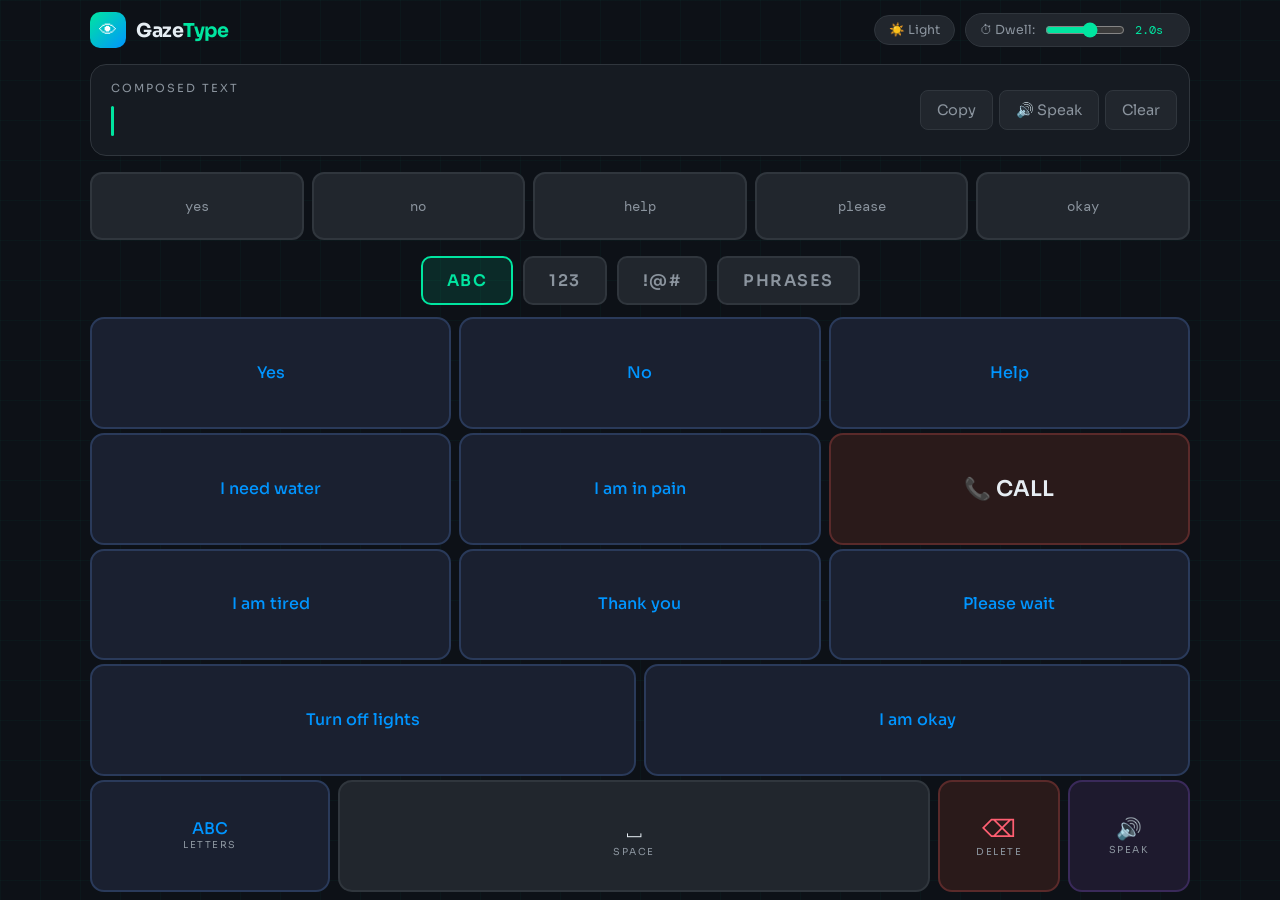
<file: assistive-features/virtual-keyboard/index.html>
<!DOCTYPE html>
<html lang="en">
<head>
<meta charset="UTF-8">
<meta name="viewport" content="width=device-width, initial-scale=1.0">
<title>GazeType — Accessible Eye Gaze Keyboard</title>
<style>
  @import url('https://fonts.googleapis.com/css2?family=DM+Mono:wght@400;500&family=Sora:wght@300;400;600;700&display=swap');

  :root {
    --bg: #0d1117;
    --surface: #161b22;
    --surface2: #21262d;
    --border: #30363d;
    --accent: #00e5a0;
    --accent2: #0095ff;
    --danger: #ff5f72;
    --text: #e6edf3;
    --text-dim: #8b949e;
    --key-bg: #1c2128;
    --key-hover: #2d333b;
    --key-active: #00e5a0;
    --dwell-time: 1200ms;
    --key-radius: 14px;
    --glow: 0 0 20px rgba(0,229,160,0.3);
    --key-special-bg: #1a2030;
    --key-special-border: #2a3a5a;
    --key-action-bg: #1e1a2e;
    --key-action-border: #3a2a5a;
    --key-delete-bg: #2a1a1a;
    --key-delete-border: #5a2a2a;
  }

body.light {
    --bg: #e6dfd3; 
    --surface: #f0ebe1;
    --surface2: #ded5c5;
    --border: #c8bca7; 
    --accent: #a35638; 
    --accent2: #8a6343;
    --danger: #b34d4d; 
    --text: #4a4036; 
    --text-dim: #7d7265;
    
    --key-bg: #f0ebe1; 
    --key-hover: #e3d9c8;
    --key-special-bg: #e8e0ce;
    --key-special-border: #d1c4ae;
    --key-action-bg: #e6d8d8;
    --key-action-border: #c9a7a7;
    --key-delete-bg: #ebd4d4;
    --key-delete-border: #d4abab;
    --glow: 0 0 15px rgba(163, 86, 56, 0.15);
  }

  body.light .dwell-fill {
    background: linear-gradient(to top, rgba(163, 86, 56, 0.25), rgba(163, 86, 56, 0.05)) !important;
  }
  body.light .pred-word .dwell-fill {
    background: linear-gradient(to top, rgba(138, 99, 67, 0.25), rgba(138, 99, 67, 0.05)) !important;
  }
  body.light .dwell-outline {
    border-color: rgba(163, 86, 56, 0.6) !important;
  }
  body.light .pred-word .dwell-outline {
    border-color: rgba(138, 99, 67, 0.6) !important;
  }
  
  body.light::before {
    background-image:
      linear-gradient(rgba(163, 86, 56, 0.05) 1px, transparent 1px),
      linear-gradient(90deg, rgba(163, 86, 56, 0.05) 1px, transparent 1px);
  }

  body.light .mode-btn.active {
    background: rgba(163, 86, 56, 0.1);
  }

  body.light .key.fired {
    background: rgba(163, 86, 56, 0.15);
  }

  body.light .gaze-dot {
    background: rgba(163, 86, 56, 0.5);
    box-shadow: 0 0 12px rgba(163, 86, 56, 0.4);
  }

body {
    background: var(--bg);
    color: var(--text);
    font-family: 'Sora', sans-serif;
    height: 100vh; 
    margin: 0;
    padding: 12px 16px; 
    box-sizing: border-box;
    overflow: hidden; 
    display: flex;
    justify-content: center;
  }

  .app { 
    position: relative; 
    z-index: 1; 
    width: 100%; 
    max-width: 1100px;
    height: 100%; 
    display: flex;
    flex-direction: column;
    gap: 12px; 
  }


  header, .output-area, .prediction-bar, .mode-row {
    flex-shrink: 0;
  }


  body::before {
    content: '';
    position: fixed;
    inset: 0;
    background-image:
      linear-gradient(rgba(0,229,160,0.03) 1px, transparent 1px),
      linear-gradient(90deg, rgba(0,229,160,0.03) 1px, transparent 1px);
    background-size: 40px 40px;
    pointer-events: none;
    z-index: 0;
  }

  

  /* Header */
  header {
    display: flex;
    align-items: center;
    justify-content: space-between;
    margin-bottom: 4px;
  }

  .logo {
    display: flex;
    align-items: center;
    gap: 10px;
  }

  .logo-icon {
    width: 36px;
    height: 36px;
    border-radius: 10px;
    background: linear-gradient(135deg, var(--accent), var(--accent2));
    display: flex;
    align-items: center;
    justify-content: center;
    font-size: 18px;
    color: white;
  }

  .logo-text {
    font-size: 1.2rem;
    font-weight: 700;
    letter-spacing: -0.5px;
  }

  .logo-text span { color: var(--accent); }

  .settings-row {
    display: flex;
    gap: 10px;
    align-items: center;
  }

  .pill-btn {
    background: var(--surface2);
    border: 1px solid var(--border);
    color: var(--text-dim);
    border-radius: 20px;
    padding: 6px 14px;
    font-family: 'Sora', sans-serif;
    font-size: 0.78rem;
    cursor: pointer;
    transition: all 0.2s;
  }

  .pill-btn:hover, .pill-btn.active {
    border-color: var(--accent);
    color: var(--accent);
  }

  /* Dwell time slider */
  .dwell-control {
    display: flex;
    align-items: center;
    gap: 8px;
    background: var(--surface2);
    border: 1px solid var(--border);
    border-radius: 20px;
    padding: 6px 14px;
    font-size: 0.78rem;
    color: var(--text-dim);
  }

  .dwell-control input[type=range] {
    width: 80px;
    accent-color: var(--accent);
  }

  .dwell-control span { color: var(--accent); font-family: 'DM Mono', monospace; min-width: 40px; }

  /* Text output display */
  .output-area {
    background: var(--surface);
    border: 1px solid var(--border);
    border-radius: 16px;
    padding: 16px 20px;
    min-height: 30px;
    display: flex;
    flex-direction: column;
    gap: 8px;
    position: relative;
    overflow: hidden;
  }

  .output-label {
    font-size: 0.7rem;
    text-transform: uppercase;
    letter-spacing: 2px;
    color: var(--text-dim);
  }

  .output-text {
    font-family: 'DM Mono', monospace;
    font-size: 1.4rem;
    letter-spacing: 1px;
    color: var(--text);
    min-height: 36px;
    word-break: break-all;
    display: flex;
    align-items: center;
    flex-wrap: wrap;
    gap: 2px;
  }

  .cursor {
    display: inline-block;
    width: 3px;
    height: 1.3em;
    background: var(--accent);
    border-radius: 2px;
    animation: blink 1s step-end infinite;
    flex-shrink: 0;
  }

  @keyframes blink { 0%,100%{opacity:1} 50%{opacity:0} }

  .output-actions {
    position: absolute;
    right: 12px;
    top: 50%;
    transform: translateY(-50%);
    display: flex;
    gap: 6px;
  }

  .action-btn {
    background: var(--surface2);
    border: 1px solid var(--border);
    color: var(--text-dim);
    border-radius: 8px;
    padding: 10px 16px;
    font-size: 0.9rem;
    font-family: 'Sora', sans-serif;
    cursor: pointer;
    transition: all 0.2s;
  }

  .action-btn:hover { border-color: var(--accent); color: var(--accent); }
  .action-btn.danger:hover { border-color: var(--danger); color: var(--danger); }


  .keyboard {
    flex: 1; 
    display: flex;
    flex-direction: column;
    gap: 8px; 
    min-height: 0; 
  }

  /* Keyboard row */
  .key-row {
    flex: 1; 
    display: flex;
    gap: 8px; 
    justify-content: center;
  }


  .key {
    position: relative;
    background: var(--key-bg);
    border: 2px solid var(--border);
    border-radius: var(--key-radius);
    display: flex;
    flex-direction: column;
    align-items: center;
    justify-content: center;
    cursor: pointer;
    user-select: none;
    transition: border-color 0.15s, background 0.15s, transform 0.1s;
    overflow: hidden;
    height: 100%; /* Replaced height: 72px so it scales dynamically */
    flex: 1;
    min-width: 64px;
    gap: 2px;
  }

  .key.wide { flex: 2; }
  .key.extra-wide { flex: 3; }
  .key.space-key { flex: 5; }

  .key-label {
    font-size: 1.35rem;
    font-weight: 600;
    line-height: 1;
    z-index: 1;
    pointer-events: none;
  }

  .key-sub {
    font-size: 0.6rem;
    color: var(--text-dim);
    text-transform: uppercase;
    letter-spacing: 1.5px;
    z-index: 1;
    pointer-events: none;
  }

  .key-icon {
    font-size: 1.5rem;
    z-index: 1;
    pointer-events: none;
  }

  /* Dwell progress ring */
  .dwell-ring {
    position: absolute;
    inset: 0;
    border-radius: calc(var(--key-radius) - 2px);
    pointer-events: none;
    overflow: hidden;
  }

  .dwell-fill {
    position: absolute;
    bottom: 0;
    left: 0;
    right: 0;
    height: 0%;
    background: linear-gradient(to top, rgba(0,229,160,0.25), rgba(0,229,160,0.05));
    transition: height linear;
    border-radius: 0 0 calc(var(--key-radius) - 2px) calc(var(--key-radius) - 2px);
  }

  .dwell-outline {
    position: absolute;
    inset: 0;
    border: 3px solid var(--accent);
    border-radius: calc(var(--key-radius) - 2px);
    opacity: 0;
    box-shadow: var(--glow);
    transition: opacity 0.15s;
  }

  /* Hover state */
  .key:hover {
    border-color: var(--accent);
    background: var(--key-hover);
  }

  .key:hover .dwell-outline { opacity: 0.6; }

  /* Active state */
  .key.dwelling .dwell-outline { opacity: 1; }

  /* Fired state */
  .key.fired {
    background: rgba(0,229,160,0.15);
    border-color: var(--accent);
    transform: scale(0.96);
  }

  /* Special key variants */
  .key.key-special {
    background: var(--key-special-bg);
    border-color: var(--key-special-border);
  }

  .key.key-special .key-label { color: var(--accent2); font-size: 1rem; font-weight: 500; }

  .key.key-action {
    background: var(--key-action-bg);
    border-color: var(--key-action-border);
  }

  .key.key-action .key-icon { font-size: 1.3rem; }

  .key.key-delete {
    background: var(--key-delete-bg);
    border-color: var(--key-delete-border);
  }

  .key.key-delete:hover { border-color: var(--danger); background: rgba(255,95,114,0.1); }
  .key.key-delete:hover .dwell-outline { border-color: var(--danger); box-shadow: 0 0 20px rgba(255,95,114,0.3); }
  .key.key-delete .key-icon { color: var(--danger); }

  .key.key-space { background: var(--surface2); }

  /* Mode toggle row */
  .mode-row {
    display: flex;
    gap: 10px;
    justify-content: center;
  }

  .mode-btn {
    background: var(--surface2);
    border: 2px solid var(--border);
    border-radius: 10px;
    color: var(--text-dim);
    font-family: 'Sora', sans-serif;
    font-size: 1rem;
    font-weight: 600;
    padding: 12px 24px;
    cursor: pointer;
    transition: all 0.2s;
    text-transform: uppercase;
    letter-spacing: 1.5px;
  }

  .mode-btn.active {
    background: rgba(0,229,160,0.12);
    border-color: var(--accent);
    color: var(--accent);
  }

  /* Gaze cursor simulator */
  .gaze-dot {
    position: fixed;
    width: 16px;
    height: 16px;
    border-radius: 50%;
    background: rgba(0,229,160,0.6);
    border: 2px solid var(--accent);
    pointer-events: none;
    transform: translate(-50%, -50%);
    transition: left 0.08s ease-out, top 0.08s ease-out;
    z-index: 9999;
    box-shadow: 0 0 12px rgba(0,229,160,0.5);
    display: none;
  }

  .gaze-dot.active { display: block; }

  /* Status bar */
  .status-bar {
    display: flex;
    align-items: center;
    justify-content: space-between;
    padding: 8px 12px;
    background: var(--surface);
    border: 1px solid var(--border);
    border-radius: 10px;
    font-size: 0.72rem;
    color: var(--text-dim);
  }

  .status-indicator {
    display: flex;
    align-items: center;
    gap: 6px;
  }

  .dot {
    width: 7px;
    height: 7px;
    border-radius: 50%;
    background: var(--accent);
    animation: pulse 2s infinite;
  }

  .dot.off { background: var(--border); animation: none; }

  @keyframes pulse {
    0%,100% { opacity: 1; transform: scale(1); }
    50% { opacity: 0.5; transform: scale(0.8); }
  }

  /* Prediction bar */
  .prediction-bar {
    display: flex;
    gap: 8px;
    padding: 4px 0;
    flex-wrap: wrap;
  }

  .pred-word {
    background: var(--surface2);
    border: 2px solid var(--border);
    border-radius: 12px;
    padding: 10px 16px;
    font-size: 0.9rem;
    font-family: 'DM Mono', monospace;
    cursor: pointer;
    color: var(--text-dim);
    transition: all 0.2s;
    position: relative;
    overflow: hidden;
    flex: 1;
    min-width: 80px;
    text-align: center;
    min-height: 44px;
    display: flex;
    align-items: center;
    justify-content: center;
  }

  .pred-word:hover, .pred-word.dwelling {
    border-color: var(--accent2);
    color: var(--accent2);
  }

  .pred-word .dwell-fill { background: linear-gradient(to top, rgba(0,149,255,0.2), rgba(0,149,255,0.05)); }
  .pred-word .dwell-outline { border-color: var(--accent2); box-shadow: 0 0 15px rgba(0,149,255,0.3); }

  /* Notification toast */
  .toast {
    position: fixed;
    bottom: 24px;
    left: 50%;
    transform: translateX(-50%) translateY(80px);
    background: var(--surface2);
    border: 1px solid var(--accent);
    border-radius: 10px;
    padding: 10px 20px;
    font-size: 0.85rem;
    color: var(--accent);
    transition: transform 0.3s ease;
    z-index: 1000;
  }

  .toast.show { transform: translateX(-50%) translateY(0); }

  /* Scan mode highlight */
  .key.scan-highlight {
    border-color: #ffcc00 !important;
    background: rgba(255, 204, 0, 0.1) !important;
  }

@media (max-width: 700px) {
    .key { min-width: 44px; height: 100%; } /* Removed hardcoded height */
    .key-label { font-size: 1.1rem; }
    .key-row { gap: 6px; }
    .keyboard { gap: 6px; }
  }
</style>
</head>
<body>
<div class="app">

  <!-- Header -->
  <header>
    <div class="logo">
      <div class="logo-icon">👁</div>
      <div class="logo-text">Gaze<span>Type</span></div>
    </div>
    <div class="settings-row">
      <button class="pill-btn" id="themeBtn" onclick="toggleTheme()">☀️ Light</button>
      <div class="dwell-control">
        ⏱ Dwell:
        <input type="range" id="dwellRange" min="600" max="3000" step="100" value="2000" oninput="updateDwell(this.value)">
        <span id="dwellLabel">2.0s</span>
      </div>
    </div>
  </header>

  <!-- Output area -->
  <div class="output-area">
    <div class="output-label">Composed text</div>
    <div class="output-text" id="outputText"><span class="cursor"></span></div>
    <div class="output-actions">
      <button class="action-btn" onclick="copyText()">Copy</button>
      <button class="action-btn" onclick="speakText()">🔊 Speak</button>
      <button class="action-btn danger" onclick="clearAll()">Clear</button>
    </div>
  </div>

  <!-- Word prediction bar -->
  <div class="prediction-bar" id="predBar">
    <div class="pred-word" data-word="">
      <span>—</span>
      <div class="dwell-ring"><div class="dwell-fill"></div><div class="dwell-outline"></div></div>
    </div>
  </div>

  <!-- Mode switcher -->
  <div class="mode-row">
    <button class="mode-btn active" onclick="switchMode('alpha')" id="mode-alpha">ABC</button>
    <button class="mode-btn" onclick="switchMode('num')" id="mode-num">123</button>
    <button class="mode-btn" onclick="switchMode('sym')" id="mode-sym">!@#</button>
    <button class="mode-btn" onclick="switchMode('phrase')" id="mode-phrase">Phrases</button>
  </div>

  <!-- Keyboard area -->
  <div class="keyboard" id="keyboard"></div>

</div>

<!-- Gaze dot -->
<div class="gaze-dot" id="gazeDot"></div>
<div class="toast" id="toast"></div>

<script>
// ── State ──────────────────────────────────────────────
let text = '';
let dwellTime = 2000;
let currentMode = 'phrase';
let gazeSimActive = true;
let scanModeActive = false;
let scanIndex = 0;
let scanTimer = null;
let caps = false;

// ── Layouts ────────────────────────────────────────────
const layouts = {
  alpha: [
    [
      {l:'Q'},{l:'W'},{l:'E'},{l:'R'},{l:'T'},{l:'Y'},{l:'U'},{l:'I'},{l:'O'},{l:'P'}
    ],
    [
      {l:'A'},{l:'S'},{l:'D'},{l:'F'},{l:'G'},{l:'H'},{l:'J'},{l:'K'},{l:'L'}
    ],
    [
      {l:'⇧', cls:'key-action', icon:true, action:'caps', sub:'Caps'},
      {l:'Z'},{l:'X'},{l:'C'},{l:'V'},{l:'B'},{l:'N'},{l:'M'},
      {l:'⌫', cls:'key-delete', icon:true, action:'delete', sub:'Delete'}
    ],
    [
      {l:'123', cls:'key-special', wide:true, action:'mode-num', sub:'Numbers'},
      {l:'⎵', cls:'key-space space-key', icon:true, action:'space', sub:'Space'},
      {l:'!@#', cls:'key-special', wide:true, action:'mode-sym', sub:'Symbols'},
      {l:'🔊', cls:'key-action', icon:true, action:'speak', sub:'Speak'}
    ]
  ],
  num: [
    [{l:'1'},{l:'2'},{l:'3'},{l:'4'},{l:'5'},{l:'6'},{l:'7'},{l:'8'},{l:'9'},{l:'0'}],
    [{l:'.'},{l:','},{l:':'},{l:';'},{l:'/'},{l:'\\'},{l:'('},{l:')'},{l:'%'}],
    [
      {l:'+'},{l:'-'},{l:'='},{l:'*'},{l:'<'},{l:'>'},{l:'#'},{l:'@'},
      {l:'⌫', cls:'key-delete', icon:true, action:'delete', sub:'Delete'}
    ],
    [
      {l:'ABC', cls:'key-special', wide:true, action:'mode-alpha', sub:'Letters'},
      {l:'⎵', cls:'key-space space-key', icon:true, action:'space', sub:'Space'},
      {l:'!@#', cls:'key-special', wide:true, action:'mode-sym', sub:'Symbols'},
      {l:'🔊', cls:'key-action', icon:true, action:'speak', sub:'Speak'}
    ]
  ],
  sym: [
    [{l:'!'},{l:'?'},{l:'"'},{l:"'"},{l:'`'},{l:'~'},{l:'^'},{l:'|'},{l:'_'},{l:'&'}],
    [{l:'{'},{l:'}'},{l:'['},{l:']'},{l:'$'},{l:'€'},{l:'£'},{l:'¥'},{l:'©'}],
    [
      {l:'®'},{l:'™'},{l:'…'},{l:'—'},{l:'–'},{l:'°'},{l:'±'},{l:'×'},
      {l:'⌫', cls:'key-delete', icon:true, action:'delete', sub:'Delete'}
    ],
    [
      {l:'ABC', cls:'key-special', wide:true, action:'mode-alpha', sub:'Letters'},
      {l:'⎵', cls:'key-space space-key', icon:true, action:'space', sub:'Space'},
      {l:'123', cls:'key-special', wide:true, action:'mode-num', sub:'Numbers'},
      {l:'🔊', cls:'key-action', icon:true, action:'speak', sub:'Speak'}
    ]
  ],
  phrase: [
    [
      {l:'Yes', cls:'key-special extra-wide', action:'phrase-Yes'},
      {l:'No', cls:'key-special extra-wide', action:'phrase-No'},
      {l:'Help', cls:'key-special extra-wide', action:'phrase-Help'}
    ],
    [
      {l:'I need water', cls:'key-special', wide:true, action:'phrase-I need water'},
      {l:'I am in pain', cls:'key-special', wide:true, action:'phrase-I am in pain'},
      {l:'📞 CALL', cls:'key-delete', wide:true, action:'trigger-app-py'}
    ],
    [
      {l:'I am tired', cls:'key-special', wide:true, action:'phrase-I am tired'},
      {l:'Thank you', cls:'key-special', wide:true, action:'phrase-Thank you'},
      {l:'Please wait', cls:'key-special', wide:true, action:'phrase-Please wait'}
    ],
    [
      {l:'Turn off lights', cls:'key-special', wide:true, action:'phrase-Turn off lights'},
      {l:'I am okay', cls:'key-special', wide:true, action:'phrase-I am okay'},
      
    ],
    [
      {l:'ABC', cls:'key-special', wide:true, action:'mode-alpha', sub:'Letters'},
      {l:'⎵', cls:'key-space space-key', icon:true, action:'space', sub:'Space'},
      {l:'⌫', cls:'key-delete', icon:true, action:'delete', sub:'Delete'},
      {l:'🔊', cls:'key-action', icon:true, action:'speak', sub:'Speak'}
    ]
  ]
};

// ── N-gram Word Prediction Model ───────────────────────
// Bigram frequency table: given last word → ranked next-word suggestions
const bigramModel = {
  'i':       ['am','need','want','feel','think','can','would','have'],
  'am':      ['okay','in','tired','happy','sorry','not','feeling'],
  'in':      ['pain','the','a','need','here'],
  'need':    ['water','help','medicine','a','to','rest','food'],
  'call':    ['doctor','family','nurse','help','me'],
  'i am':    ['okay','in','tired','sorry','here'],
  'please':  ['wait','help','call','come','hurry'],
  'thank':   ['you'],
  'i need':  ['water','help','medicine','rest','food','a'],
  'can':     ['you','i','we','please','help'],
  'turn':    ['off','on','down','up'],
  'feel':    ['pain','sick','tired','better','okay'],
  'help':    ['me','please','now'],
  'not':     ['okay','feeling','sure','now','well'],
  'want':    ['water','food','rest','help','to'],
  'yes':     ['please','i','that','okay'],
  'no':      ['please','i','not','thank'],
  'it':      ['is','hurts','feels','was'],
  'the':     ['doctor','pain','nurse','time','light'],
  'a':       ['doctor','nurse','moment','little'],
  'my':      ['head','arm','leg','back','chest','stomach'],
  'hurts':   ['here','a','lot','badly'],
  'come':    ['here','please','now','back'],
};

// Fallback frequency list (most common communication words)
const commonWords = [
  'yes','no','help','please','okay','water','pain','tired',
  'thank','you','call','need','want','feel','here','now',
  'doctor','nurse','family','come','wait','sorry','better',
  'food','rest','light','time','more','stop','not','can',
  'sick','good','bad','hurts','medicine','my','head','back'
];

function getPredictions(inputText) {
  const trimmed = inputText.trimEnd().toLowerCase();
  const words = trimmed.split(/\s+/).filter(Boolean);
  if (words.length === 0) return commonWords.slice(0, 5);

  const lastWord = words[words.length - 1];
  const lastTwo = words.slice(-2).join(' ');
  const partial = inputText.endsWith(' ') ? '' : lastWord;

  // If still typing current word — prefix-match from all known vocab
  if (partial) {
    const vocab = [...new Set([
      ...Object.keys(bigramModel),
      ...Object.values(bigramModel).flat(),
      ...commonWords
    ])];
    return vocab
      .filter(w => w.startsWith(partial) && w !== partial)
      .sort((a, b) => {
        // Prefer shorter completions and common words
        const aCommon = commonWords.indexOf(a);
        const bCommon = commonWords.indexOf(b);
        if (aCommon !== -1 && bCommon === -1) return -1;
        if (bCommon !== -1 && aCommon === -1) return 1;
        return a.length - b.length;
      })
      .slice(0, 5);
  }

  // Word just completed — predict next word using bigrams then unigrams
  const bigramHits = bigramModel[lastTwo] || bigramModel[lastWord] || [];
  const combined = [...new Set([...bigramHits, ...commonWords])];
  // Exclude words already typed recently
  const recent = new Set(words.slice(-4));
  return combined.filter(w => !recent.has(w)).slice(0, 5);
}

function updatePredictions() {
  const predBar = document.getElementById('predBar');
  const preds = getPredictions(text);

  if (preds.length === 0) {
    predBar.innerHTML = '<div style="color:var(--text-dim);font-size:0.78rem;padding:8px 12px;">Type to see word predictions…</div>';
    return;
  }

  predBar.innerHTML = preds.map(w => `
    <div class="pred-word" data-word="${w}">
      <span>${w}</span>
      <div class="dwell-ring"><div class="dwell-fill"></div><div class="dwell-outline"></div></div>
    </div>
  `).join('');

  predBar.querySelectorAll('.pred-word').forEach(el => {
    attachDwell(el, () => {
      const word = el.dataset.word;
      const endsWithSpace = text.endsWith(' ') || text === '';
      if (endsWithSpace) {
        text += word + ' ';
      } else {
        const parts = text.split(' ');
        parts[parts.length - 1] = word;
        text = parts.join(' ') + ' ';
      }
      speakText(word);
      renderOutput();
      updatePredictions();
    });
  });
}

// ── Build keyboard ─────────────────────────────────────
function buildKeyboard() {
  const kb = document.getElementById('keyboard');
  kb.innerHTML = '';
  const rows = layouts[currentMode];

  rows.forEach(row => {
    const rowEl = document.createElement('div');
    rowEl.className = 'key-row';

    row.forEach(k => {
      const key = document.createElement('div');
      let cls = 'key';
      if (k.cls) cls += ' ' + k.cls;
      if (k.wide && !k.cls?.includes('wide')) cls += ' wide';
      if (k.cls?.includes('extra-wide')) { /* already set */ }
      if (k.cls?.includes('space-key')) { /* keep */ }
      key.className = cls;

      const displayLabel = (currentMode === 'alpha' && !k.action && k.l.length === 1)
        ? (caps ? k.l.toUpperCase() : k.l.toLowerCase())
        : k.l;

      if (k.icon) {
        key.innerHTML = `<div class="key-icon">${displayLabel}</div>${k.sub ? `<div class="key-sub">${k.sub}</div>` : ''}`;
      } else {
        key.innerHTML = `<div class="key-label">${displayLabel}</div>${k.sub ? `<div class="key-sub">${k.sub}</div>` : ''}`;
      }

      // Dwell ring
      key.innerHTML += `<div class="dwell-ring"><div class="dwell-fill"></div><div class="dwell-outline"></div></div>`;

      attachDwell(key, () => fireKey(k));
      rowEl.appendChild(key);
    });

    kb.appendChild(rowEl);
  });
}

// ── Key firing ─────────────────────────────────────────
function fireKey(k) {
  const action = k.action;

  if (action === 'trigger-app-py') {
    if (window.pywebview) {
        window.pywebview.api.launch_call_assistant();
    }
    return;
  }
  if (action === 'delete') {
    text = text.slice(0, -1);
    speakText('Deleted');
  } else if (action === 'space') {
    text += ' ';
  } else if (action === 'speak') {
    speakText();
    return;
  } else if (action === 'caps') {
    caps = !caps;
    buildKeyboard();
    return;
  } else if (action && action.startsWith('mode-')) {
    switchMode(action.replace('mode-',''));
    return;
  } else if (action && action.startsWith('phrase-')) {
    const phrase = action.replace('phrase-','');
    text += phrase + ' ';
    // Auto-speak the phrase immediately
    speakText(phrase);
    // Play alarm if "Help" was selected
    if (phrase.toLowerCase() === 'help') {
      playAlarm();
    }
  } else {
    const char = (currentMode === 'alpha' && k.l.length === 1)
      ? (caps ? k.l.toUpperCase() : k.l.toLowerCase())
      : k.l;
    text += char;
    speakText(char);
  }

  renderOutput();
  updatePredictions();
}

// ── Render output ──────────────────────────────────────
function renderOutput() {
  const el = document.getElementById('outputText');
  const escaped = text.replace(/\n/g, ' ↵ ');
  el.innerHTML = `${escaped}<span class="cursor"></span>`;
  document.getElementById('charCount').textContent = text.length + ' chars';
}

// ── Dwell mechanics ────────────────────────────────────
function attachDwell(el, callback) {
  let timer = null;
  let startTime = null;
  let animFrame = null;

  const fill = el.querySelector('.dwell-fill');
  const outline = el.querySelector('.dwell-outline');

  function startDwell() {
    if (timer) return;
    el.classList.add('dwelling');
    startTime = Date.now();

    function animate() {
      const elapsed = Date.now() - startTime;
      const pct = Math.min((elapsed / dwellTime) * 100, 100);
      if (fill) fill.style.height = pct + '%';
      if (pct < 100) animFrame = requestAnimationFrame(animate);
    }
    animFrame = requestAnimationFrame(animate);

    timer = setTimeout(() => {
      el.classList.remove('dwelling');
      el.classList.add('fired');
      if (fill) fill.style.height = '0%';
      setTimeout(() => el.classList.remove('fired'), 300);
      callback();
      cancelAnimationFrame(animFrame);
      timer = null;
    }, dwellTime);
  }

  function stopDwell() {
    if (timer) { clearTimeout(timer); timer = null; }
    if (animFrame) { cancelAnimationFrame(animFrame); animFrame = null; }
    el.classList.remove('dwelling');
    if (fill) fill.style.height = '0%';
  }

  el.addEventListener('mouseenter', startDwell);
  el.addEventListener('mouseleave', stopDwell);
  el.addEventListener('click', () => { stopDwell(); callback(); });
}

// ── Alarm sound (for Help key) ─────────────────────────
function playAlarm() {
  const ctx = new (window.AudioContext || window.webkitAudioContext)();
  const totalDuration = 3; // seconds
  const beepDuration = 0.18;
  const beepGap = 0.10;
  const freq = 880;
  const now = ctx.currentTime;

  for (let i = 0; i < 8; i++) {
    const start = now + i * (beepDuration + beepGap);
    const osc = ctx.createOscillator();
    const gain = ctx.createGain();
    osc.connect(gain);
    gain.connect(ctx.destination);
    osc.type = 'square';
    osc.frequency.setValueAtTime(freq, start);
    osc.frequency.setValueAtTime(freq * 1.25, start + beepDuration * 0.5);
    gain.gain.setValueAtTime(0, start);
    gain.gain.linearRampToValueAtTime(0.55, start + 0.01);
    gain.gain.setValueAtTime(0.55, start + beepDuration - 0.02);
    gain.gain.linearRampToValueAtTime(0, start + beepDuration);
    osc.start(start);
    osc.stop(start + beepDuration);
  }
  showToast('🚨 HELP alarm triggered!');
}

function toggleTheme() {
  const isLight = document.body.classList.toggle('light');
  const btn = document.getElementById('themeBtn');
  btn.textContent = isLight ? '🌙 Dark' : '☀️ Light';
  btn.classList.toggle('active', isLight);
}

// ── Apply dwell to non-keyboard interactive elements ───
function applyDwellToUI() {
  // Header pill buttons
  document.querySelectorAll('.pill-btn').forEach(btn => {
    // Avoid double-attaching
    if (btn.dataset.dwellAttached) return;
    btn.dataset.dwellAttached = '1';
    btn.style.position = 'relative';
    btn.style.overflow = 'hidden';
    const ring = document.createElement('div');
    ring.className = 'dwell-ring';
    ring.innerHTML = '<div class="dwell-fill"></div><div class="dwell-outline"></div>';
    btn.appendChild(ring);
    attachDwell(btn, () => btn.click());
  });

  // Mode buttons
  document.querySelectorAll('.mode-btn').forEach(btn => {
    if (btn.dataset.dwellAttached) return;
    btn.dataset.dwellAttached = '1';
    btn.style.position = 'relative';
    btn.style.overflow = 'hidden';
    const ring = document.createElement('div');
    ring.className = 'dwell-ring';
    ring.innerHTML = '<div class="dwell-fill"></div><div class="dwell-outline"></div>';
    btn.appendChild(ring);
    attachDwell(btn, () => btn.click());
  });

  // Output action buttons (Copy, Speak, Clear)
  document.querySelectorAll('.action-btn').forEach(btn => {
    if (btn.dataset.dwellAttached) return;
    btn.dataset.dwellAttached = '1';
    btn.style.position = 'relative';
    btn.style.overflow = 'hidden';
    const ring = document.createElement('div');
    ring.className = 'dwell-ring';
    ring.innerHTML = '<div class="dwell-fill"></div><div class="dwell-outline"></div>';
    btn.appendChild(ring);
    attachDwell(btn, () => btn.click());
  });
}

// ── Settings ───────────────────────────────────────────
function updateDwell(val) {
  dwellTime = parseInt(val);
  document.getElementById('dwellLabel').textContent = (dwellTime/1000).toFixed(1) + 's';
  document.documentElement.style.setProperty('--dwell-time', dwellTime + 'ms');
}


function switchMode(mode) {
  currentMode = mode;
  ['alpha','num','sym','phrase'].forEach(m => {
    document.getElementById('mode-' + m)?.classList.toggle('active', m === mode);
  });
  buildKeyboard();
  applyDwellToUI();
}

function copyText() {
  if (!text) return;
  navigator.clipboard.writeText(text).then(() => showToast('Copied to clipboard!'));
}

function speakText(txt = text) {
  if (!txt || !window.speechSynthesis) return;
  const utt = new SpeechSynthesisUtterance(txt);
  window.speechSynthesis.speak(utt);
  if (txt === text) showToast('Speaking…');
}

function clearAll() {
  text = '';
  renderOutput();
  updatePredictions();
  speakText('Text cleared');
  showToast('Text cleared');
}

function showToast(msg) {
  const t = document.getElementById('toast');
  t.textContent = msg;
  t.classList.add('show');
  setTimeout(() => t.classList.remove('show'), 2000);
}

// ── Init ───────────────────────────────────────────────
buildKeyboard();
updatePredictions();
renderOutput();
applyDwellToUI();

// Show gaze dot by default
document.getElementById('gazeDot').classList.add('active');
</script>
</body>
</html>
</file>
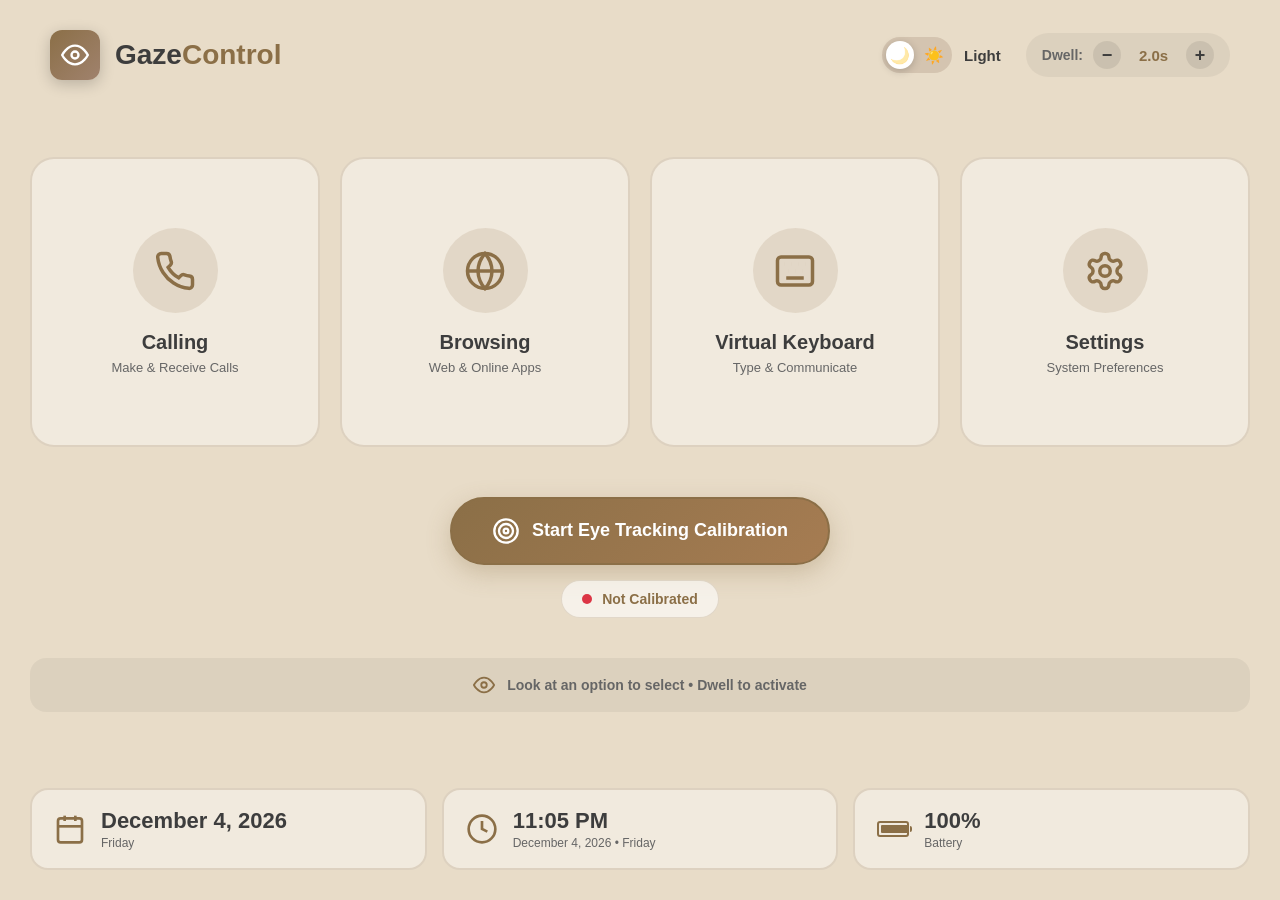
<file: eye tracker/web_ui/index.html>
<!DOCTYPE html>
<html lang="en">
<head>
    <meta charset="UTF-8">
    <meta name="viewport" content="width=device-width, initial-scale=1.0, user-scalable=no">
    <title>Assistive Gaze Control</title>
    <link rel="stylesheet" href="styles.css">
</head>
<body>
    <div class="container">
        <!-- Header -->
        <div class="header">
            <div class="logo-section">
                <div class="logo-icon">
                    <svg viewBox="0 0 24 24" fill="none" stroke="currentColor" stroke-width="2">
                        <path d="M1 12s4-8 11-8 11 8 11 8-4 8-11 8-11-8-11-8z"></path>
                        <circle cx="12" cy="12" r="3"></circle>
                    </svg>
                </div>
                <h1 class="logo-text">Gaze<span class="logo-highlight">Control</span></h1>
            </div>
            
            <div class="header-controls">
                <label class="theme-toggle">
                    <input type="checkbox" id="theme-toggle">
                    <span class="theme-slider">
                        <span class="theme-icon moon">🌙</span>
                        <span class="theme-icon sun">☀️</span>
                    </span>
                    <span class="theme-label" id="theme-label">Light</span>
                </label>
                
                <div class="dwell-control">
                    <span class="dwell-label">Dwell:</span>
                    <button class="dwell-btn" onclick="decreaseDwell()">−</button>
                    <span class="dwell-value" id="dwell-value">2.0s</span>
                    <button class="dwell-btn" onclick="increaseDwell()">+</button>
                </div>
            </div>
        </div>

        <!-- Main Tiles Section -->
        <div class="tiles-section">
            <div class="tiles-grid">
                <!-- Calling Tile -->
                <div class="tile" data-action="calling">
                    <div class="tile-icon-circle">
                        <svg class="tile-icon" viewBox="0 0 24 24" fill="none" stroke="currentColor" stroke-width="2">
                            <path d="M22 16.92v3a2 2 0 0 1-2.18 2 19.79 19.79 0 0 1-8.63-3.07 19.5 19.5 0 0 1-6-6 19.79 19.79 0 0 1-3.07-8.67A2 2 0 0 1 4.11 2h3a2 2 0 0 1 2 1.72 12.84 12.84 0 0 0 .7 2.81 2 2 0 0 1-.45 2.11L8.09 9.91a16 16 0 0 0 6 6l1.27-1.27a2 2 0 0 1 2.11-.45 12.84 12.84 0 0 0 2.81.7A2 2 0 0 1 22 16.92z"></path>
                        </svg>
                    </div>
                    <div class="tile-content">
                        <h3 class="tile-title">Calling</h3>
                        <p class="tile-subtitle">Make & Receive Calls</p>
                    </div>
                    <div class="dwell-progress"></div>
                </div>

                <!-- Browsing Tile -->
                <div class="tile" data-action="browsing">
                    <div class="tile-icon-circle">
                        <svg class="tile-icon" viewBox="0 0 24 24" fill="none" stroke="currentColor" stroke-width="2">
                            <circle cx="12" cy="12" r="10"></circle>
                            <line x1="2" y1="12" x2="22" y2="12"></line>
                            <path d="M12 2a15.3 15.3 0 0 1 4 10 15.3 15.3 0 0 1-4 10 15.3 15.3 0 0 1-4-10 15.3 15.3 0 0 1 4-10z"></path>
                        </svg>
                    </div>
                    <div class="tile-content">
                        <h3 class="tile-title">Browsing</h3>
                        <p class="tile-subtitle">Web & Online Apps</p>
                    </div>
                    <div class="dwell-progress"></div>
                </div>

                <!-- Virtual Keyboard Tile -->
                <div class="tile" data-action="keyboard">
                    <div class="tile-icon-circle">
                        <svg class="tile-icon" viewBox="0 0 24 24" fill="none" stroke="currentColor" stroke-width="2">
                            <rect x="2" y="4" width="20" height="16" rx="2"></rect>
                            <path d="M6 8h.01M10 8h.01M14 8h.01M18 8h.01M8 12h.01M12 12h.01M16 12h.01M7 16h10"></path>
                        </svg>
                    </div>
                    <div class="tile-content">
                        <h3 class="tile-title">Virtual Keyboard</h3>
                        <p class="tile-subtitle">Type & Communicate</p>
                    </div>
                    <div class="dwell-progress"></div>
                </div>

                <!-- Settings Tile -->
                <div class="tile" data-action="settings">
                    <div class="tile-icon-circle">
                        <svg class="tile-icon" viewBox="0 0 24 24" fill="none" stroke="currentColor" stroke-width="2">
                            <path d="M12.22 2h-.44a2 2 0 0 0-2 2v.18a2 2 0 0 1-1 1.73l-.43.25a2 2 0 0 1-2 0l-.15-.08a2 2 0 0 0-2.73.73l-.22.38a2 2 0 0 0 .73 2.73l.15.1a2 2 0 0 1 1 1.72v.51a2 2 0 0 1-1 1.74l-.15.09a2 2 0 0 0-.73 2.73l.22.38a2 2 0 0 0 2.73.73l.15-.08a2 2 0 0 1 2 0l.43.25a2 2 0 0 1 1 1.73V20a2 2 0 0 0 2 2h.44a2 2 0 0 0 2-2v-.18a2 2 0 0 1 1-1.73l.43-.25a2 2 0 0 1 2 0l.15.08a2 2 0 0 0 2.73-.73l.22-.39a2 2 0 0 0-.73-2.73l-.15-.08a2 2 0 0 1-1-1.74v-.5a2 2 0 0 1 1-1.74l.15-.09a2 2 0 0 0 .73-2.73l-.22-.38a2 2 0 0 0-2.73-.73l-.15.08a2 2 0 0 1-2 0l-.43-.25a2 2 0 0 1-1-1.73V4a2 2 0 0 0-2-2z"></path>
                            <circle cx="12" cy="12" r="3"></circle>
                        </svg>
                    </div>
                    <div class="tile-content">
                        <h3 class="tile-title">Settings</h3>
                        <p class="tile-subtitle">System Preferences</p>
                    </div>
                    <div class="dwell-progress"></div>
                </div>
            </div>

            <!-- Calibration Button -->
            <div class="calibration-section">
                <button class="calibration-btn" id="calibration-btn" onclick="startCalibration()">
                    <svg class="calibration-icon" viewBox="0 0 24 24" fill="none" stroke="currentColor" stroke-width="2">
                        <circle cx="12" cy="12" r="10"></circle>
                        <circle cx="12" cy="12" r="6"></circle>
                        <circle cx="12" cy="12" r="2"></circle>
                    </svg>
                    <span id="calibration-text">Start Eye Tracking Calibration</span>
                </button>
                <div class="tracking-status" id="tracking-status">
                    <span class="status-dot"></span>
                    <span id="status-text">Not Calibrated</span>
                </div>
            </div>

            <!-- Instruction Bar -->
            <div class="instruction-bar">
                <svg class="eye-icon" viewBox="0 0 24 24" fill="none" stroke="currentColor" stroke-width="2">
                    <path d="M1 12s4-8 11-8 11 8 11 8-4 8-11 8-11-8-11-8z"></path>
                    <circle cx="12" cy="12" r="3"></circle>
                </svg>
                <span>Look at an option to select • Dwell to activate</span>
            </div>
        </div>

        <!-- Bottom Info Bar -->
        <div class="info-bar">
            <!-- Date Widget -->
            <div class="info-widget">
                <svg class="widget-icon" viewBox="0 0 24 24" fill="none" stroke="currentColor" stroke-width="2">
                    <rect x="3" y="4" width="18" height="18" rx="2" ry="2"></rect>
                    <line x1="16" y1="2" x2="16" y2="6"></line>
                    <line x1="8" y1="2" x2="8" y2="6"></line>
                    <line x1="3" y1="10" x2="21" y2="10"></line>
                </svg>
                <div class="widget-content">
                    <div class="widget-title" id="date">April 24, 2024</div>
                    <div class="widget-subtitle" id="day">Wednesday</div>
                </div>
            </div>

            <!-- Time Widget -->
            <div class="info-widget">
                <svg class="widget-icon" viewBox="0 0 24 24" fill="none" stroke="currentColor" stroke-width="2">
                    <circle cx="12" cy="12" r="10"></circle>
                    <polyline points="12 6 12 12 16 14"></polyline>
                </svg>
                <div class="widget-content">
                    <div class="widget-title" id="time">10:45 AM</div>
                    <div class="widget-subtitle" id="full-date">April 24, 2024 • Wednesday</div>
                </div>
            </div>

            <!-- Battery Widget -->
            <div class="info-widget">
                <div class="battery-icon">
                    <div class="battery-level" id="battery-level"></div>
                </div>
                <div class="widget-content">
                    <div class="widget-title" id="battery-percent">85%</div>
                    <div class="widget-subtitle">Battery</div>
                </div>
            </div>
        </div>
    </div>

    <script src="script.js"></script>
</body>
</html>
</file>
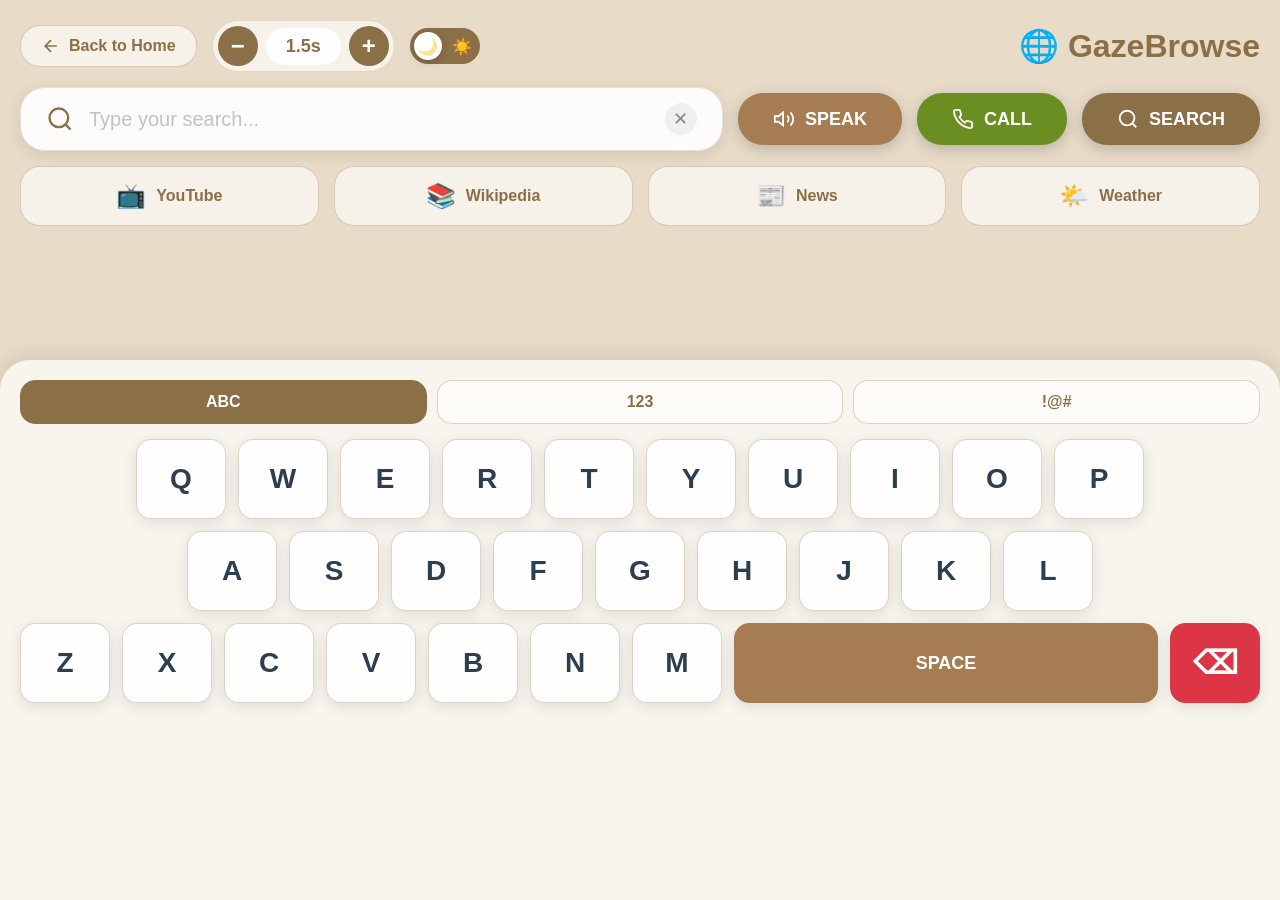
<file: eye tracker/web_ui/browsing_new.html>
<!DOCTYPE html>
<html lang="en">
<head>
    <meta charset="UTF-8">
    <meta name="viewport" content="width=device-width, initial-scale=1.0, user-scalable=no">
    <title>GazeBrowse - Web Browser</title>
    <link rel="stylesheet" href="browsing_new.css">
</head>
<body>
    <div class="browser-container">
        <!-- Top Section: Search & Browser Info (40%) -->
        <div class="top-section">
            <div class="header">
                <div class="header-left">
                    <button class="back-btn" onclick="goBackToHome()">
                        <svg viewBox="0 0 24 24" fill="none" stroke="currentColor" stroke-width="2">
                            <line x1="19" y1="12" x2="5" y2="12"></line>
                            <polyline points="12 19 5 12 12 5"></polyline>
                        </svg>
                        Back to Home
                    </button>
                    <div class="dwell-control">
                        <button class="dwell-btn" onclick="decreaseDwell()">−</button>
                        <div class="dwell-display">
                            <span id="dwell-value">1.5</span>s
                        </div>
                        <button class="dwell-btn" onclick="increaseDwell()">+</button>
                    </div>
                    <label class="theme-toggle">
                        <input type="checkbox" id="dark-mode-toggle" onchange="toggleDarkMode()">
                        <span class="theme-slider">
                            <span class="theme-icon moon">🌙</span>
                            <span class="theme-icon sun">☀️</span>
                        </span>
                    </label>
                </div>
                <h1 class="title">🌐 GazeBrowse</h1>
            </div>

            <!-- Search Display -->
            <div class="search-container">
                <div class="search-box">
                    <svg class="search-icon" viewBox="0 0 24 24" fill="none" stroke="currentColor" stroke-width="2">
                        <circle cx="11" cy="11" r="8"></circle>
                        <path d="m21 21-4.35-4.35"></path>
                    </svg>
                    <input type="text" id="search-input" class="search-input" placeholder="Type your search..." readonly>
                    <button class="clear-search-btn" onclick="clearSearch()">✕</button>
                </div>
                <button class="speak-btn" onclick="speakText()">
                    <svg viewBox="0 0 24 24" fill="none" stroke="currentColor" stroke-width="2">
                        <polygon points="11 5 6 9 2 9 2 15 6 15 11 19 11 5"></polygon>
                        <path d="M15.54 8.46a5 5 0 0 1 0 7.07"></path>
                        <path d="M19.07 4.93a10 10 0 0 1 0 14.14"></path>
                    </svg>
                    SPEAK
                </button>
                <button class="call-btn" onclick="goToCalling()">
                    <svg viewBox="0 0 24 24" fill="none" stroke="currentColor" stroke-width="2">
                        <path d="M22 16.92v3a2 2 0 0 1-2.18 2 19.79 19.79 0 0 1-8.63-3.07 19.5 19.5 0 0 1-6-6 19.79 19.79 0 0 1-3.07-8.67A2 2 0 0 1 4.11 2h3a2 2 0 0 1 2 1.72 12.84 12.84 0 0 0 .7 2.81 2 2 0 0 1-.45 2.11L8.09 9.91a16 16 0 0 0 6 6l1.27-1.27a2 2 0 0 1 2.11-.45 12.84 12.84 0 0 0 2.81.7A2 2 0 0 1 22 16.92z"></path>
                    </svg>
                    CALL
                </button>
                <button class="search-btn" onclick="performSearch()">
                    <svg viewBox="0 0 24 24" fill="none" stroke="currentColor" stroke-width="2">
                        <circle cx="11" cy="11" r="8"></circle>
                        <path d="m21 21-4.35-4.35"></path>
                    </svg>
                    SEARCH
                </button>
            </div>

            <!-- Quick Links -->
            <div class="quick-links">
                <button class="quick-link" onclick="quickSearch('YouTube')">
                    <span class="link-icon">📺</span>
                    YouTube
                </button>
                <button class="quick-link" onclick="quickSearch('Wikipedia')">
                    <span class="link-icon">📚</span>
                    Wikipedia
                </button>
                <button class="quick-link" onclick="quickSearch('News')">
                    <span class="link-icon">📰</span>
                    News
                </button>
                <button class="quick-link" onclick="quickSearch('Weather')">
                    <span class="link-icon">🌤️</span>
                    Weather
                </button>
            </div>
        </div>

        <!-- Bottom Section: Virtual Keyboard (60%) -->
        <div class="keyboard-section">
            <div class="keyboard-tabs">
                <button class="tab-btn active" data-mode="abc" onclick="switchMode('abc')">ABC</button>
                <button class="tab-btn" data-mode="123" onclick="switchMode('123')">123</button>
                <button class="tab-btn" data-mode="symbols" onclick="switchMode('symbols')">!@#</button>
            </div>

            <div class="keyboard-content">
                <!-- ABC Layout -->
                <div class="keyboard-layout active" id="abc-layout">
                    <div class="key-row">
                        <button class="key" data-key="Q">Q</button>
                        <button class="key" data-key="W">W</button>
                        <button class="key" data-key="E">E</button>
                        <button class="key" data-key="R">R</button>
                        <button class="key" data-key="T">T</button>
                        <button class="key" data-key="Y">Y</button>
                        <button class="key" data-key="U">U</button>
                        <button class="key" data-key="I">I</button>
                        <button class="key" data-key="O">O</button>
                        <button class="key" data-key="P">P</button>
                    </div>
                    <div class="key-row">
                        <button class="key" data-key="A">A</button>
                        <button class="key" data-key="S">S</button>
                        <button class="key" data-key="D">D</button>
                        <button class="key" data-key="F">F</button>
                        <button class="key" data-key="G">G</button>
                        <button class="key" data-key="H">H</button>
                        <button class="key" data-key="J">J</button>
                        <button class="key" data-key="K">K</button>
                        <button class="key" data-key="L">L</button>
                    </div>
                    <div class="key-row">
                        <button class="key" data-key="Z">Z</button>
                        <button class="key" data-key="X">X</button>
                        <button class="key" data-key="C">C</button>
                        <button class="key" data-key="V">V</button>
                        <button class="key" data-key="B">B</button>
                        <button class="key" data-key="N">N</button>
                        <button class="key" data-key="M">M</button>
                        <button class="key special-key space-key" data-key="SPACE">SPACE</button>
                        <button class="key special-key delete-key" data-key="DELETE">⌫</button>
                    </div>
                </div>

                <!-- Numbers Layout -->
                <div class="keyboard-layout" id="123-layout">
                    <div class="key-row">
                        <button class="key" data-key="1">1</button>
                        <button class="key" data-key="2">2</button>
                        <button class="key" data-key="3">3</button>
                        <button class="key" data-key="4">4</button>
                        <button class="key" data-key="5">5</button>
                        <button class="key" data-key="6">6</button>
                        <button class="key" data-key="7">7</button>
                        <button class="key" data-key="8">8</button>
                        <button class="key" data-key="9">9</button>
                        <button class="key" data-key="0">0</button>
                    </div>
                    <div class="key-row">
                        <button class="key" data-key="-">-</button>
                        <button class="key" data-key="/">/</button>
                        <button class="key" data-key=":">:</button>
                        <button class="key" data-key=";">;</button>
                        <button class="key" data-key="(">(</button>
                        <button class="key" data-key=")">)</button>
                        <button class="key" data-key="$">$</button>
                        <button class="key" data-key="&">&</button>
                        <button class="key" data-key="@">@</button>
                        <button class="key" data-key=".">.</button>
                    </div>
                    <div class="key-row">
                        <button class="key special-key" data-key="SPACE">SPACE</button>
                        <button class="key special-key delete-key" data-key="DELETE">⌫</button>
                    </div>
                </div>

                <!-- Symbols Layout -->
                <div class="keyboard-layout" id="symbols-layout">
                    <div class="key-row">
                        <button class="key" data-key="!">!</button>
                        <button class="key" data-key="@">@</button>
                        <button class="key" data-key="#">#</button>
                        <button class="key" data-key="$">$</button>
                        <button class="key" data-key="%">%</button>
                        <button class="key" data-key="^">^</button>
                        <button class="key" data-key="&">&</button>
                        <button class="key" data-key="*">*</button>
                        <button class="key" data-key="(">(</button>
                        <button class="key" data-key=")">)</button>
                    </div>
                    <div class="key-row">
                        <button class="key" data-key="_">_</button>
                        <button class="key" data-key="-">-</button>
                        <button class="key" data-key="+">+</button>
                        <button class="key" data-key="=">=</button>
                        <button class="key" data-key="/">/</button>
                        <button class="key" data-key="\\">\</button>
                        <button class="key" data-key="|">|</button>
                        <button class="key" data-key="[">[</button>
                        <button class="key" data-key="]">]</button>
                        <button class="key" data-key=".">.</button>
                    </div>
                    <div class="key-row">
                        <button class="key special-key" data-key="SPACE">SPACE</button>
                        <button class="key special-key delete-key" data-key="DELETE">⌫</button>
                    </div>
                </div>
            </div>
        </div>
    </div>

    <script src="browsing_new.js"></script>
</body>
</html>
</file>
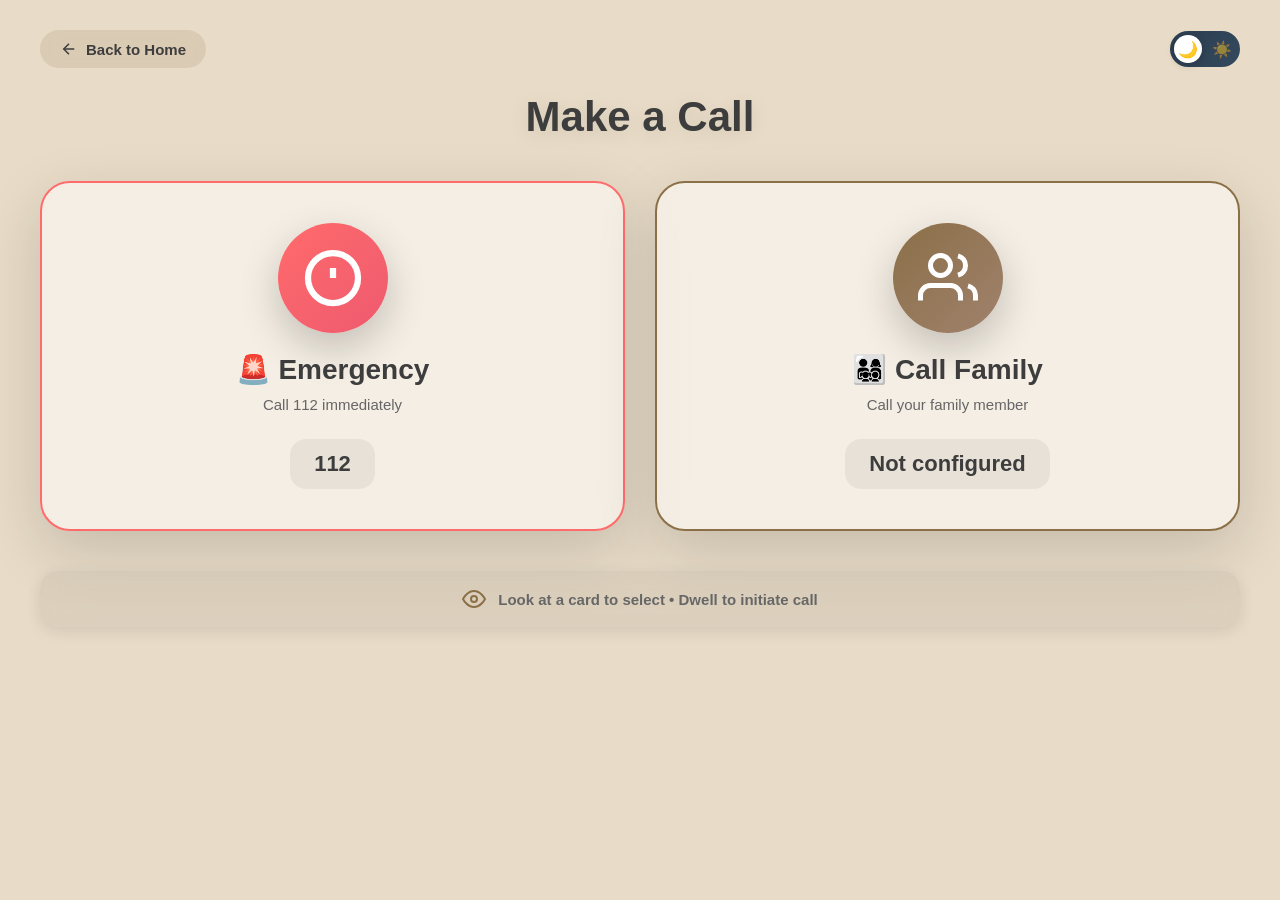
<file: eye tracker/web_ui/calling.html>
<!DOCTYPE html>
<html lang="en">
<head>
    <meta charset="UTF-8">
    <meta name="viewport" content="width=device-width, initial-scale=1.0, user-scalable=no">
    <title>Calling - Assistive Gaze Control</title>
    <link rel="stylesheet" href="calling.css">
</head>
<body>
    <div class="calling-container">
        <!-- Header with Back Button and Theme Toggle -->
        <div class="header-controls">
            <button class="back-btn" onclick="goBack()">
                <svg viewBox="0 0 24 24" fill="none" stroke="currentColor" stroke-width="2">
                    <line x1="19" y1="12" x2="5" y2="12"></line>
                    <polyline points="12 19 5 12 12 5"></polyline>
                </svg>
                <span>Back to Home</span>
            </button>

            <!-- Dark Mode Toggle -->
            <label class="theme-toggle">
                <input type="checkbox" id="theme-toggle">
                <span class="theme-slider">
                    <span class="theme-icon moon">🌙</span>
                    <span class="theme-icon sun">☀️</span>
                </span>
            </label>
        </div>

        <!-- Title -->
        <h1 class="page-title">Make a Call</h1>

        <!-- Call Options -->
        <div class="call-options">
            <!-- Emergency Call Button -->
            <div class="call-card emergency-card" data-action="emergency">
                <div class="call-icon-container emergency-icon">
                    <svg class="call-icon" viewBox="0 0 24 24" fill="none" stroke="currentColor" stroke-width="2.5">
                        <circle cx="12" cy="12" r="10"></circle>
                        <line x1="12" y1="8" x2="12" y2="12"></line>
                        <line x1="12" y1="16" x2="12.01" y2="16"></line>
                    </svg>
                </div>
                <h2 class="call-title">🚨 Emergency</h2>
                <p class="call-subtitle">Call 112 immediately</p>
                <div class="call-number">112</div>
            </div>

            <!-- Family Call Button -->
            <div class="call-card family-card" data-action="family">
                <div class="call-icon-container family-icon">
                    <svg class="call-icon" viewBox="0 0 24 24" fill="none" stroke="currentColor" stroke-width="2">
                        <path d="M17 21v-2a4 4 0 0 0-4-4H5a4 4 0 0 0-4 4v2"></path>
                        <circle cx="9" cy="7" r="4"></circle>
                        <path d="M23 21v-2a4 4 0 0 0-3-3.87"></path>
                        <path d="M16 3.13a4 4 0 0 1 0 7.75"></path>
                    </svg>
                </div>
                <h2 class="call-title">👨‍👩‍👧‍👦 Call Family</h2>
                <p class="call-subtitle">Call your family member</p>
                <div class="call-number" id="family-number">Not configured</div>
            </div>
        </div>

        <!-- Instruction -->
        <div class="instruction-bar">
            <svg class="eye-icon" viewBox="0 0 24 24" fill="none" stroke="currentColor" stroke-width="2">
                <path d="M1 12s4-8 11-8 11 8 11 8-4 8-11 8-11-8-11-8z"></path>
                <circle cx="12" cy="12" r="3"></circle>
            </svg>
            <span>Look at a card to select • Dwell to initiate call</span>
        </div>

        <!-- Call Status Modal -->
        <div id="call-modal" class="call-modal hidden">
            <div class="modal-content">
                <div class="calling-animation">
                    <div class="pulse-ring"></div>
                    <div class="pulse-ring delay-1"></div>
                    <div class="pulse-ring delay-2"></div>
                    <svg class="phone-icon" viewBox="0 0 24 24" fill="none" stroke="currentColor" stroke-width="2">
                        <path d="M22 16.92v3a2 2 0 0 1-2.18 2 19.79 19.79 0 0 1-8.63-3.07 19.5 19.5 0 0 1-6-6 19.79 19.79 0 0 1-3.07-8.67A2 2 0 0 1 4.11 2h3a2 2 0 0 1 2 1.72 12.84 12.84 0 0 0 .7 2.81 2 2 0 0 1-.45 2.11L8.09 9.91a16 16 0 0 0 6 6l1.27-1.27a2 2 0 0 1 2.11-.45 12.84 12.84 0 0 0 2.81.7A2 2 0 0 1 22 16.92z"></path>
                    </svg>
                </div>
                <h2 id="modal-title">Calling Emergency...</h2>
                <p id="modal-number">911</p>
                <button class="cancel-btn" onclick="cancelCall()">Cancel</button>
            </div>
        </div>
    </div>

    <script src="calling.js"></script>
</body>
</html>
</file>
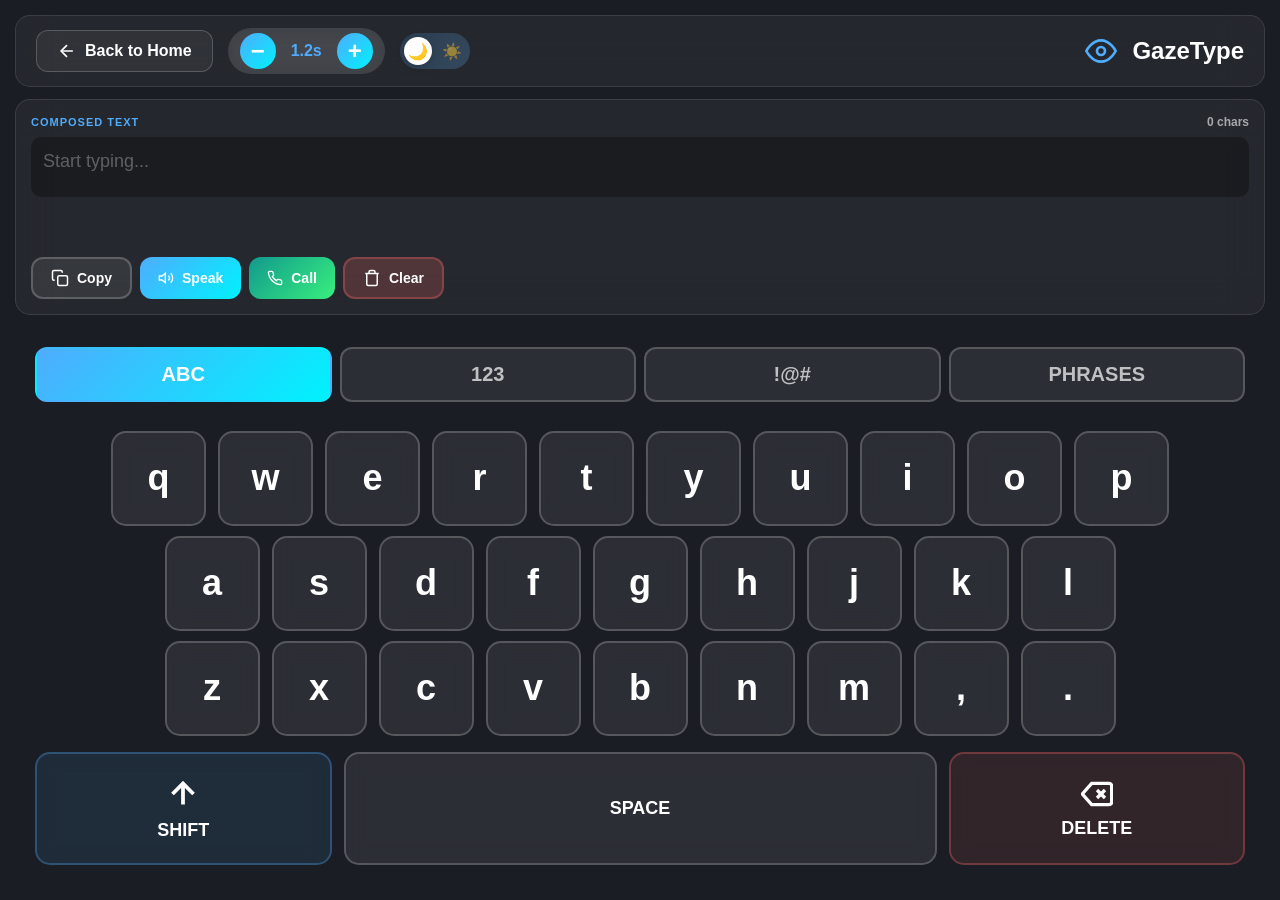
<file: eye tracker/web_ui/keyboard.html>
<!DOCTYPE html>
<html lang="en">
<head>
    <meta charset="UTF-8">
    <meta name="viewport" content="width=device-width, initial-scale=1.0, user-scalable=no">
    <title>GazeType - Virtual Keyboard</title>
    <link rel="stylesheet" href="keyboard.css">
</head>
<body>
    <div class="keyboard-container">
        <!-- Header -->
        <div class="header">
            <div class="header-left">
                <button class="back-btn-header" onclick="goBack()">
                    <svg viewBox="0 0 24 24" fill="none" stroke="currentColor" stroke-width="2">
                        <line x1="19" y1="12" x2="5" y2="12"></line>
                        <polyline points="12 19 5 12 12 5"></polyline>
                    </svg>
                    <span>Back to Home</span>
                </button>
                
                <div class="dwell-control-header">
                    <button class="dwell-btn" onclick="decreaseDwell()">−</button>
                    <span id="dwell-value">1.2s</span>
                    <button class="dwell-btn" onclick="increaseDwell()">+</button>
                </div>
                
                <!-- Dark Mode Toggle -->
                <label class="theme-toggle">
                    <input type="checkbox" id="theme-toggle">
                    <span class="theme-slider">
                        <span class="theme-icon moon">🌙</span>
                        <span class="theme-icon sun">☀️</span>
                    </span>
                </label>
            </div>
            
            <div class="logo">
                <svg class="logo-icon" viewBox="0 0 24 24" fill="none" stroke="currentColor" stroke-width="2">
                    <path d="M1 12s4-8 11-8 11 8 11 8-4 8-11 8-11-8-11-8z"></path>
                    <circle cx="12" cy="12" r="3"></circle>
                </svg>
                <h1>GazeType</h1>
            </div>
        </div>

        <!-- Text Composition Area -->
        <div class="text-area-container">
            <div class="text-area-header">
                <div class="text-area-label">COMPOSED TEXT</div>
                <span class="char-count" id="char-count">0 chars</span>
            </div>
            <div class="text-area" id="text-area" contenteditable="true"></div>
            
            <!-- Word Predictions -->
            <div class="word-predictions" id="word-predictions">
                <!-- Predictions will be inserted here dynamically -->
            </div>
            
            <div class="text-area-actions">
                <button class="action-btn" onclick="copyText()">
                    <svg viewBox="0 0 24 24" fill="none" stroke="currentColor" stroke-width="2">
                        <rect x="9" y="9" width="13" height="13" rx="2" ry="2"></rect>
                        <path d="M5 15H4a2 2 0 0 1-2-2V4a2 2 0 0 1 2-2h9a2 2 0 0 1 2 2v1"></path>
                    </svg>
                    Copy
                </button>
                <button class="action-btn speak-btn" onclick="speakText()">
                    <svg viewBox="0 0 24 24" fill="none" stroke="currentColor" stroke-width="2">
                        <polygon points="11 5 6 9 2 9 2 15 6 15 11 19 11 5"></polygon>
                        <path d="M19.07 4.93a10 10 0 0 1 0 14.14M15.54 8.46a5 5 0 0 1 0 7.07"></path>
                    </svg>
                    Speak
                </button>
                <button class="action-btn call-btn" onclick="goToCalling()">
                    <svg viewBox="0 0 24 24" fill="none" stroke="currentColor" stroke-width="2">
                        <path d="M22 16.92v3a2 2 0 0 1-2.18 2 19.79 19.79 0 0 1-8.63-3.07 19.5 19.5 0 0 1-6-6 19.79 19.79 0 0 1-3.07-8.67A2 2 0 0 1 4.11 2h3a2 2 0 0 1 2 1.72 12.84 12.84 0 0 0 .7 2.81 2 2 0 0 1-.45 2.11L8.09 9.91a16 16 0 0 0 6 6l1.27-1.27a2 2 0 0 1 2.11-.45 12.84 12.84 0 0 0 2.81.7A2 2 0 0 1 22 16.92z"></path>
                    </svg>
                    Call
                </button>
                <button class="action-btn clear-btn" onclick="clearText()">
                    <svg viewBox="0 0 24 24" fill="none" stroke="currentColor" stroke-width="2">
                        <polyline points="3 6 5 6 21 6"></polyline>
                        <path d="M19 6v14a2 2 0 0 1-2 2H7a2 2 0 0 1-2-2V6m3 0V4a2 2 0 0 1 2-2h4a2 2 0 0 1 2 2v2"></path>
                    </svg>
                    Clear
                </button>
            </div>
        </div>

        <!-- Keyboard Main Area (wraps tabs and keyboard) -->
        <div class="keyboard-main-area">
            <!-- Keyboard Mode Tabs -->
            <div class="keyboard-tabs">
                <button class="tab-btn active" data-mode="abc">ABC</button>
                <button class="tab-btn" data-mode="123">123</button>
                <button class="tab-btn" data-mode="symbols">!@#</button>
                <button class="tab-btn" data-mode="phrases">PHRASES</button>
            </div>

            <!-- Keyboard Layouts -->
            <div id="keyboard-content">
            <!-- ABC Layout (Default) -->
            <div class="keyboard-layout active" id="abc-layout">
                <div class="keyboard-row">
                    <button class="key" data-key="q">q</button>
                    <button class="key" data-key="w">w</button>
                    <button class="key" data-key="e">e</button>
                    <button class="key" data-key="r">r</button>
                    <button class="key" data-key="t">t</button>
                    <button class="key" data-key="y">y</button>
                    <button class="key" data-key="u">u</button>
                    <button class="key" data-key="i">i</button>
                    <button class="key" data-key="o">o</button>
                    <button class="key" data-key="p">p</button>
                </div>
                <div class="keyboard-row">
                    <button class="key" data-key="a">a</button>
                    <button class="key" data-key="s">s</button>
                    <button class="key" data-key="d">d</button>
                    <button class="key" data-key="f">f</button>
                    <button class="key" data-key="g">g</button>
                    <button class="key" data-key="h">h</button>
                    <button class="key" data-key="j">j</button>
                    <button class="key" data-key="k">k</button>
                    <button class="key" data-key="l">l</button>
                </div>
                <div class="keyboard-row">
                    <button class="key" data-key="z">z</button>
                    <button class="key" data-key="x">x</button>
                    <button class="key" data-key="c">c</button>
                    <button class="key" data-key="v">v</button>
                    <button class="key" data-key="b">b</button>
                    <button class="key" data-key="n">n</button>
                    <button class="key" data-key="m">m</button>
                    <button class="key" data-key=",">,</button>
                    <button class="key" data-key=".">.</button>
                </div>
            </div>

            <!-- Numbers Layout -->
            <div class="keyboard-layout" id="123-layout">
                <div class="keyboard-row">
                    <button class="key" data-key="1">1</button>
                    <button class="key" data-key="2">2</button>
                    <button class="key" data-key="3">3</button>
                    <button class="key" data-key="4">4</button>
                    <button class="key" data-key="5">5</button>
                    <button class="key" data-key="6">6</button>
                    <button class="key" data-key="7">7</button>
                    <button class="key" data-key="8">8</button>
                    <button class="key" data-key="9">9</button>
                    <button class="key" data-key="0">0</button>
                </div>
                <div class="keyboard-row">
                    <button class="key" data-key="-">-</button>
                    <button class="key" data-key="/">/</button>
                    <button class="key" data-key=":">:</button>
                    <button class="key" data-key=";">;</button>
                    <button class="key" data-key="(">(</button>
                    <button class="key" data-key=")">)</button>
                    <button class="key" data-key="$">$</button>
                    <button class="key" data-key="&">&</button>
                    <button class="key" data-key="@">@</button>
                </div>
                <div class="keyboard-row">
                    <button class="key" data-key='"'>"</button>
                    <button class="key" data-key=".">.</button>
                    <button class="key" data-key=",">,</button>
                    <button class="key" data-key="?">?</button>
                    <button class="key" data-key="!">!</button>
                    <button class="key" data-key="'">'</button>
                </div>
            </div>

            <!-- Symbols Layout -->
            <div class="keyboard-layout" id="symbols-layout">
                <div class="keyboard-row">
                    <button class="key" data-key="[">[</button>
                    <button class="key" data-key="]">]</button>
                    <button class="key" data-key="{">{</button>
                    <button class="key" data-key="}">}</button>
                    <button class="key" data-key="#">#</button>
                    <button class="key" data-key="%">%</button>
                    <button class="key" data-key="^">^</button>
                    <button class="key" data-key="*">*</button>
                    <button class="key" data-key="+">+</button>
                    <button class="key" data-key="=">=</button>
                </div>
                <div class="keyboard-row">
                    <button class="key" data-key="_">_</button>
                    <button class="key" data-key="\\">\</button>
                    <button class="key" data-key="|">|</button>
                    <button class="key" data-key="~">~</button>
                    <button class="key" data-key="<"><</button>
                    <button class="key" data-key=">">></button>
                    <button class="key" data-key="€">€</button>
                    <button class="key" data-key="£">£</button>
                    <button class="key" data-key="¥">¥</button>
                </div>
                <div class="keyboard-row">
                    <button class="key" data-key="•">•</button>
                    <button class="key" data-key="°">°</button>
                    <button class="key" data-key="...">...</button>
                    <button class="key" data-key="¿">¿</button>
                    <button class="key" data-key="¡">¡</button>
                </div>
            </div>

            <!-- Phrases Layout -->
            <div class="keyboard-layout phrases-layout" id="phrases-layout">
                <div class="phrases-grid">
                    <button class="phrase-card" data-text="Yes">Yes</button>
                    <button class="phrase-card" data-text="No">No</button>
                    <button class="phrase-card" data-text="Help">Help</button>
                    <button class="phrase-card" data-text="I need water">I need water</button>
                    <button class="phrase-card" data-text="I am in pain">I am in pain</button>
                    <button class="phrase-card" data-text="Call doctor">Call doctor</button>
                    <button class="phrase-card" data-text="I am tired">I am tired</button>
                    <button class="phrase-card" data-text="Thank you">Thank you</button>
                    <button class="phrase-card" data-text="Please wait">Please wait</button>
                    <button class="phrase-card" data-text="Turn off lights">Turn off lights</button>
                    <button class="phrase-card" data-text="I am okay">I am okay</button>
                    <button class="phrase-card" data-text="Call family">Call family</button>
                </div>
            </div>

            <!-- Bottom Controls -->
            <div class="bottom-controls">
                <button class="control-btn shift-btn" onclick="toggleShift()">
                    <svg viewBox="0 0 24 24" fill="none" stroke="currentColor" stroke-width="2.5">
                        <path d="M12 19V5M5 12l7-7 7 7"></path>
                    </svg>
                    <span class="btn-label">SHIFT</span>
                </button>
                <button class="control-btn space-btn" onclick="addSpace()">
                    <span class="btn-label">SPACE</span>
                </button>
                <button class="control-btn delete-btn" onclick="deleteChar()">
                    <svg viewBox="0 0 24 24" fill="none" stroke="currentColor" stroke-width="2.5">
                        <path d="M21 4H8l-7 8 7 8h13a2 2 0 0 0 2-2V6a2 2 0 0 0-2-2z"></path>
                        <line x1="18" y1="9" x2="12" y2="15"></line>
                        <line x1="12" y1="9" x2="18" y2="15"></line>
                    </svg>
                    <span class="btn-label">DELETE</span>
                </button>
            </div>
        </div>
        <!-- End of keyboard-main-area -->
    </div>

    <script src="keyboard.js"></script>
</body>
</html>
</file>
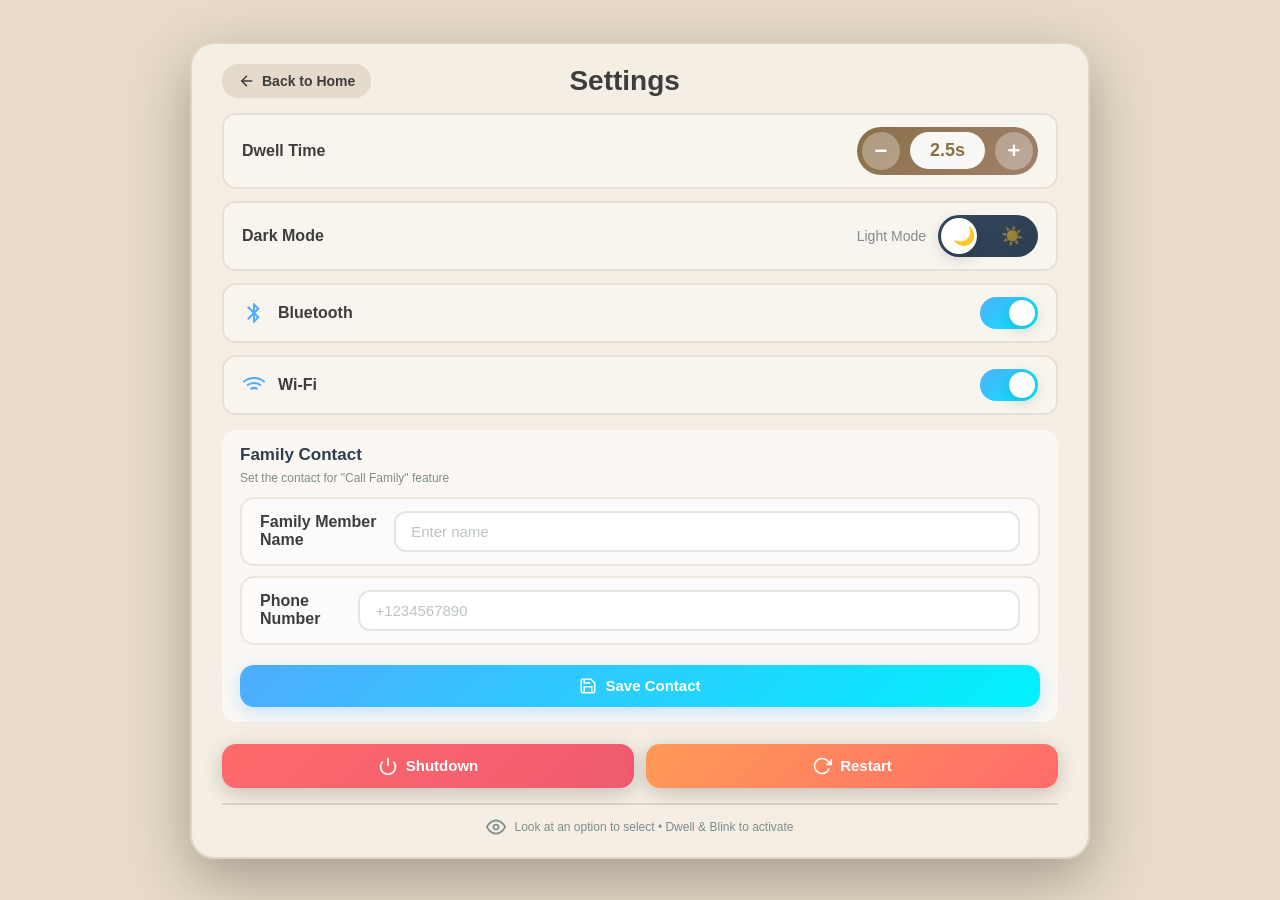
<file: eye tracker/web_ui/settings.html>
<!DOCTYPE html>
<html lang="en">
<head>
    <meta charset="UTF-8">
    <meta name="viewport" content="width=device-width, initial-scale=1.0, user-scalable=no">
    <title>Settings - Assistive Gaze Control</title>
    <link rel="stylesheet" href="settings.css">
</head>
<body>
    <div class="settings-container">
        <div class="settings-panel">
            <!-- Header -->
            <div class="settings-header">
                <button class="back-btn" onclick="goBack()">
                    <svg viewBox="0 0 24 24" fill="none" stroke="currentColor" stroke-width="2">
                        <line x1="19" y1="12" x2="5" y2="12"></line>
                        <polyline points="12 19 5 12 12 5"></polyline>
                    </svg>
                    <span>Back to Home</span>
                </button>
                <h1>Settings</h1>
                <div style="width: 180px;"></div> <!-- Spacer for centering -->
            </div>

            <!-- Settings Content -->
            <div class="settings-content">
                <!-- Dwell Time -->
                <div class="setting-item">
                    <label class="setting-label">Dwell Time</label>
                    <div class="dwell-control">
                        <button class="control-btn" onclick="decreaseDwell()">−</button>
                        <div class="dwell-display">
                            <span id="dwell-value">2.5</span>s
                        </div>
                        <button class="control-btn" onclick="increaseDwell()">+</button>
                    </div>
                </div>

                <!-- Dark Mode Toggle -->
                <div class="setting-item">
                    <label class="setting-label">Dark Mode</label>
                    <div class="toggle-container">
                        <span class="toggle-label">Light Mode</span>
                        <label class="toggle-switch">
                            <input type="checkbox" id="dark-mode-toggle" onchange="toggleDarkMode()">
                            <span class="toggle-slider">
                                <span class="toggle-icon moon">🌙</span>
                                <span class="toggle-icon sun">☀️</span>
                            </span>
                        </label>
                    </div>
                </div>

                <!-- Bluetooth Toggle -->
                <div class="setting-item">
                    <div class="setting-with-icon">
                        <svg class="setting-icon bluetooth-icon" viewBox="0 0 24 24" fill="currentColor">
                            <path d="M17.71 7.71L12 2h-1v7.59L6.41 5 5 6.41 10.59 12 5 17.59 6.41 19 11 14.41V22h1l5.71-5.71-4.3-4.29 4.3-4.29zM13 5.83l1.88 1.88L13 9.59V5.83zm1.88 10.46L13 18.17v-3.76l1.88 1.88z"/>
                        </svg>
                        <label class="setting-label">Bluetooth</label>
                    </div>
                    <label class="toggle-switch small">
                        <input type="checkbox" id="bluetooth-toggle" checked onchange="toggleBluetooth()">
                        <span class="toggle-slider small"></span>
                    </label>
                </div>

                <!-- Wi-Fi Toggle -->
                <div class="setting-item">
                    <div class="setting-with-icon">
                        <svg class="setting-icon wifi-icon" viewBox="0 0 24 24" fill="none" stroke="currentColor" stroke-width="2">
                            <path d="M5 12.55a11 11 0 0 1 14.08 0"></path>
                            <path d="M1.42 9a16 16 0 0 1 21.16 0"></path>
                            <path d="M8.53 16.11a6 6 0 0 1 6.95 0"></path>
                            <line x1="12" y1="20" x2="12.01" y2="20"></line>
                        </svg>
                        <label class="setting-label">Wi-Fi</label>
                    </div>
                    <label class="toggle-switch small">
                        <input type="checkbox" id="wifi-toggle" checked onchange="toggleWifi()">
                        <span class="toggle-slider small"></span>
                    </label>
                </div>

                <!-- Family Contact -->
                <div class="setting-section">
                    <h2 class="section-title">Family Contact</h2>
                    <p class="section-description">Set the contact for "Call Family" feature</p>
                    
                    <!-- Currently Saved Contact Display -->
                    <div class="saved-contact-display" id="saved-contact-display" style="display: none;">
                        <div class="saved-contact-header">
                            <span class="saved-label">✓ Currently Saved:</span>
                            <button class="edit-contact-btn" onclick="enableEditContact()">Edit</button>
                        </div>
                        <div class="saved-contact-info">
                            <div class="saved-info-row">
                                <span class="info-label">Name:</span>
                                <span class="info-value" id="saved-name-display">-</span>
                            </div>
                            <div class="saved-info-row">
                                <span class="info-label">Phone:</span>
                                <span class="info-value" id="saved-phone-display">-</span>
                            </div>
                        </div>
                    </div>
                    
                    <!-- Input Fields (hidden when contact exists) -->
                    <div class="contact-input-section" id="contact-input-section">
                        <div class="setting-item">
                            <label class="setting-label">Family Member Name</label>
                            <input type="text" id="family-name" class="text-input" placeholder="Enter name" value="">
                        </div>
                        
                        <div class="setting-item">
                            <label class="setting-label">Phone Number</label>
                            <input type="tel" id="family-phone" class="text-input" placeholder="+1234567890" value="">
                        </div>
                        
                        <button class="save-btn" onclick="saveFamilyContact()">
                            <svg viewBox="0 0 24 24" fill="none" stroke="currentColor" stroke-width="2">
                                <path d="M19 21H5a2 2 0 0 1-2-2V5a2 2 0 0 1 2-2h11l5 5v11a2 2 0 0 1-2 2z"></path>
                                <polyline points="17 21 17 13 7 13 7 21"></polyline>
                                <polyline points="7 3 7 8 15 8"></polyline>
                            </svg>
                            Save Contact
                        </button>
                    </div>
                </div>

                <!-- Action Buttons -->
                <div class="action-buttons">
                    <button class="action-btn shutdown-btn" onclick="shutdown()">
                        <svg viewBox="0 0 24 24" fill="none" stroke="currentColor" stroke-width="2">
                            <path d="M18.36 6.64a9 9 0 1 1-12.73 0"></path>
                            <line x1="12" y1="2" x2="12" y2="12"></line>
                        </svg>
                        Shutdown
                    </button>
                    <button class="action-btn restart-btn" onclick="restart()">
                        <svg viewBox="0 0 24 24" fill="none" stroke="currentColor" stroke-width="2">
                            <polyline points="23 4 23 10 17 10"></polyline>
                            <path d="M20.49 15a9 9 0 1 1-2.12-9.36L23 10"></path>
                        </svg>
                        Restart
                    </button>
                </div>
            </div>

            <!-- Footer Instruction -->
            <div class="settings-footer">
                <svg class="eye-icon" viewBox="0 0 24 24" fill="none" stroke="currentColor" stroke-width="2">
                    <path d="M1 12s4-8 11-8 11 8 11 8-4 8-11 8-11-8-11-8z"></path>
                    <circle cx="12" cy="12" r="3"></circle>
                </svg>
                <span>Look at an option to select • Dwell & Blink to activate</span>
            </div>
        </div>
    </div>

    <script src="settings.js"></script>
</body>
</html>
</file>
<file: eye tracker/web_ui/styles.css>
* {
    margin: 0;
    padding: 0;
    box-sizing: border-box;
}

/* Light Mode (Default) */
body {
    font-family: -apple-system, BlinkMacSystemFont, 'Segoe UI', Roboto, Oxygen, Ubuntu, Cantarell, sans-serif;
    background: #e8dcc8;
    min-height: 100vh;
    display: flex;
    align-items: center;
    justify-content: center;
    overflow: hidden;
    transition: background 0.3s ease;
}

/* Dark Mode */
body.dark-mode {
    background: #1a1d23;
}

.container {
    width: 100%;
    height: 100vh;
    padding: 30px;
    display: flex;
    flex-direction: column;
    gap: 20px;
}

/* Header */
.header {
    display: flex;
    justify-content: space-between;
    align-items: center;
    padding: 0 20px;
}

.logo-section {
    display: flex;
    align-items: center;
    gap: 15px;
}

.logo-icon {
    width: 50px;
    height: 50px;
    background: linear-gradient(135deg, #8b6f47 0%, #a0826d 100%);
    border-radius: 12px;
    display: flex;
    align-items: center;
    justify-content: center;
    box-shadow: 0 4px 15px rgba(0, 0, 0, 0.2);
}

body.dark-mode .logo-icon {
    background: linear-gradient(135deg, #2dd4bf 0%, #14b8a6 100%);
}

.logo-icon svg {
    width: 28px;
    height: 28px;
    color: white;
}

.logo-text {
    font-size: 28px;
    font-weight: 700;
    color: #3d3d3d;
}

body.dark-mode .logo-text {
    color: #ffffff;
}

.logo-highlight {
    color: #8b6f47;
}

body.dark-mode .logo-highlight {
    color: #2dd4bf;
}

/* Header Controls */
.header-controls {
    display: flex;
    align-items: center;
    gap: 25px;
}

/* Theme Toggle */
.theme-toggle {
    display: flex;
    align-items: center;
    gap: 12px;
    cursor: pointer;
}

.theme-toggle input {
    opacity: 0;
    width: 0;
    height: 0;
}

.theme-slider {
    position: relative;
    width: 70px;
    height: 36px;
    background: #d4c4b0;
    border-radius: 50px;
    transition: all 0.3s ease;
    display: flex;
    align-items: center;
    justify-content: space-between;
    padding: 0 8px;
}

body.dark-mode .theme-slider {
    background: #2a2f38;
}

.theme-slider::before {
    content: '';
    position: absolute;
    height: 28px;
    width: 28px;
    left: 4px;
    background: white;
    border-radius: 50%;
    transition: all 0.3s ease;
    box-shadow: 0 2px 8px rgba(0, 0, 0, 0.2);
}

input:checked + .theme-slider::before {
    transform: translateX(34px);
}

.theme-icon {
    font-size: 16px;
    z-index: 1;
    transition: opacity 0.3s ease;
}

.theme-icon.sun {
    opacity: 1;
}

.theme-icon.moon {
    opacity: 0.4;
}

input:checked + .theme-slider .sun {
    opacity: 0.4;
}

input:checked + .theme-slider .moon {
    opacity: 1;
}

.theme-label {
    font-size: 15px;
    font-weight: 600;
    color: #3d3d3d;
}

body.dark-mode .theme-label {
    color: #ffffff;
}

/* Dwell Control */
.dwell-control {
    display: flex;
    align-items: center;
    gap: 10px;
    background: rgba(0, 0, 0, 0.05);
    padding: 8px 16px;
    border-radius: 50px;
}

body.dark-mode .dwell-control {
    background: rgba(255, 255, 255, 0.05);
}

.dwell-label {
    font-size: 14px;
    font-weight: 600;
    color: #666;
}

body.dark-mode .dwell-label {
    color: #999;
}

.dwell-btn {
    width: 28px;
    height: 28px;
    border-radius: 50%;
    border: none;
    background: rgba(0, 0, 0, 0.08);
    color: #3d3d3d;
    font-size: 18px;
    font-weight: 700;
    cursor: pointer;
    display: flex;
    align-items: center;
    justify-content: center;
    transition: all 0.3s ease;
}

body.dark-mode .dwell-btn {
    background: rgba(255, 255, 255, 0.1);
    color: #ffffff;
}

.dwell-btn:hover {
    background: rgba(0, 0, 0, 0.12);
    transform: scale(1.1);
}

body.dark-mode .dwell-btn:hover {
    background: rgba(255, 255, 255, 0.15);
}

.dwell-value {
    font-size: 15px;
    font-weight: 700;
    color: #8b6f47;
    min-width: 45px;
    text-align: center;
}

body.dark-mode .dwell-value {
    color: #2dd4bf;
}

/* Tiles Section */
.tiles-section {
    flex: 1;
    display: flex;
    flex-direction: column;
    justify-content: center;
    gap: 20px;
}

.tiles-grid {
    display: grid;
    grid-template-columns: repeat(4, 1fr);
    gap: 20px;
}

/* Tile Styles */
.tile {
    position: relative;
    background: rgba(255, 255, 255, 0.4);
    border: 2px solid rgba(139, 111, 71, 0.2);
    border-radius: 24px;
    padding: 35px 25px;
    display: flex;
    flex-direction: column;
    align-items: center;
    justify-content: center;
    cursor: pointer;
    transition: all 0.3s cubic-bezier(0.4, 0, 0.2, 1);
    overflow: hidden;
    aspect-ratio: 1;
}

body.dark-mode .tile {
    background: rgba(255, 255, 255, 0.03);
    border: 2px solid rgba(255, 255, 255, 0.08);
}

.tile::before {
    content: '';
    position: absolute;
    top: 0; left: 0; right: 0; bottom: 0;
    background: linear-gradient(135deg, rgba(139, 111, 71, 0.1) 0%, rgba(139, 111, 71, 0) 100%);
    opacity: 0;
    transition: opacity 0.3s ease;
}

body.dark-mode .tile::before {
    background: linear-gradient(135deg, rgba(45, 212, 191, 0.1) 0%, rgba(45, 212, 191, 0) 100%);
}

.tile:hover {
    transform: translateY(-5px);
    border-color: rgba(139, 111, 71, 0.4);
    box-shadow: 0 10px 30px rgba(0, 0, 0, 0.15);
}

body.dark-mode .tile:hover {
    border-color: rgba(45, 212, 191, 0.3);
    box-shadow: 0 10px 30px rgba(0, 0, 0, 0.5);
}

.tile:hover::before {
    opacity: 1;
}

/* Tile Icon Circle */
.tile-icon-circle {
    width: 85px;
    height: 85px;
    background: rgba(139, 111, 71, 0.15);
    border-radius: 50%;
    display: flex;
    align-items: center;
    justify-content: center;
    margin-bottom: 18px;
    transition: all 0.3s ease;
}

body.dark-mode .tile-icon-circle {
    background: rgba(45, 212, 191, 0.15);
}

.tile:hover .tile-icon-circle {
    transform: scale(1.1);
    background: rgba(139, 111, 71, 0.25);
}

body.dark-mode .tile:hover .tile-icon-circle {
    background: rgba(45, 212, 191, 0.25);
}

.tile-icon {
    width: 42px;
    height: 42px;
    color: #8b6f47;
}

body.dark-mode .tile-icon {
    color: #2dd4bf;
}

/* Tile Content */
.tile-content {
    text-align: center;
}

.tile-title {
    font-size: 20px;
    font-weight: 700;
    margin-bottom: 6px;
    color: #3d3d3d;
}

body.dark-mode .tile-title {
    color: #ffffff;
}

.tile-subtitle {
    font-size: 13px;
    color: #666;
    font-weight: 500;
}

body.dark-mode .tile-subtitle {
    color: #999;
}

/* Dwell Progress — CSS animation, duration matches dwell time via --dwell-time */
.dwell-progress {
    position: absolute;
    top: 0; left: 0; right: 0; bottom: 0;
    border-radius: 24px;
    border: 4px solid #8b6f47;
    opacity: 0;
    transition: opacity 0.3s ease;
    pointer-events: none;
}

body.dark-mode .dwell-progress {
    border-color: #2dd4bf;
}

.tile.dwelling .dwell-progress {
    opacity: 1;
    animation: dwellProgress var(--dwell-time, 2.0s) linear forwards;
}

@keyframes dwellProgress {
    from   { clip-path: polygon(50% 50%, 50% 0%, 50% 0%, 50% 0%, 50% 0%, 50% 0%, 50% 0%); }
    12.5%  { clip-path: polygon(50% 50%, 50% 0%, 100% 0%, 100% 0%, 100% 0%, 100% 0%, 50% 0%); }
    25%    { clip-path: polygon(50% 50%, 50% 0%, 100% 0%, 100% 50%, 100% 50%, 100% 50%, 50% 0%); }
    37.5%  { clip-path: polygon(50% 50%, 50% 0%, 100% 0%, 100% 50%, 100% 100%, 100% 100%, 50% 0%); }
    50%    { clip-path: polygon(50% 50%, 50% 0%, 100% 0%, 100% 50%, 100% 100%, 50% 100%, 50% 0%); }
    62.5%  { clip-path: polygon(50% 50%, 50% 0%, 100% 0%, 100% 50%, 100% 100%, 50% 100%, 0% 100%); }
    75%    { clip-path: polygon(50% 50%, 50% 0%, 100% 0%, 100% 50%, 100% 100%, 50% 100%, 0% 100%, 0% 50%); }
    87.5%  { clip-path: polygon(50% 50%, 50% 0%, 100% 0%, 100% 50%, 100% 100%, 50% 100%, 0% 100%, 0% 50%, 0% 0%); }
    to     { clip-path: polygon(50% 50%, 50% 0%, 100% 0%, 100% 50%, 100% 100%, 50% 100%, 0% 100%, 0% 50%, 0% 0%, 50% 0%); }
}

/* Instruction Bar */
.instruction-bar {
    background: rgba(0, 0, 0, 0.05);
    border-radius: 16px;
    padding: 16px 24px;
    display: flex;
    align-items: center;
    justify-content: center;
    gap: 12px;
    font-size: 14px;
    font-weight: 600;
    color: #666;
}

body.dark-mode .instruction-bar {
    background: rgba(255, 255, 255, 0.05);
    color: #999;
}

.eye-icon {
    width: 22px;
    height: 22px;
    color: #8b6f47;
}

body.dark-mode .eye-icon {
    color: #2dd4bf;
}

/* Info Bar */
.info-bar {
    display: grid;
    grid-template-columns: repeat(3, 1fr);
    gap: 15px;
}

.info-widget {
    background: rgba(255, 255, 255, 0.4);
    border: 2px solid rgba(139, 111, 71, 0.2);
    border-radius: 18px;
    padding: 18px 22px;
    display: flex;
    align-items: center;
    gap: 15px;
    transition: all 0.3s ease;
}

body.dark-mode .info-widget {
    background: rgba(255, 255, 255, 0.03);
    border: 2px solid rgba(255, 255, 255, 0.08);
}

.info-widget:hover {
    border-color: rgba(139, 111, 71, 0.4);
    transform: translateY(-3px);
}

body.dark-mode .info-widget:hover {
    border-color: rgba(45, 212, 191, 0.3);
}

.widget-icon {
    width: 32px;
    height: 32px;
    color: #8b6f47;
    flex-shrink: 0;
}

body.dark-mode .widget-icon {
    color: #2dd4bf;
}

.widget-content { flex: 1; }

.widget-title {
    font-size: 22px;
    font-weight: 700;
    color: #3d3d3d;
    margin-bottom: 2px;
}

body.dark-mode .widget-title { color: #ffffff; }

.widget-subtitle {
    font-size: 12px;
    color: #666;
    font-weight: 500;
}

body.dark-mode .widget-subtitle { color: #999; }

/* Battery Icon */
.battery-icon {
    width: 32px;
    height: 16px;
    border: 2px solid #8b6f47;
    border-radius: 3px;
    position: relative;
    flex-shrink: 0;
}

body.dark-mode .battery-icon { border-color: #2dd4bf; }

.battery-icon::after {
    content: '';
    position: absolute;
    right: -5px;
    top: 50%;
    transform: translateY(-50%);
    width: 2px;
    height: 6px;
    background: #8b6f47;
    border-radius: 0 2px 2px 0;
}

body.dark-mode .battery-icon::after { background: #2dd4bf; }

.battery-level {
    position: absolute;
    left: 2px; top: 2px; bottom: 2px;
    width: 85%;
    background: #8b6f47;
    border-radius: 1px;
    transition: width 0.3s ease;
}

body.dark-mode .battery-level { background: #2dd4bf; }

/* Responsive */
@media (max-width: 1024px) {
    .tiles-grid { grid-template-columns: repeat(2, 1fr); }
}

@media (max-width: 768px) {
    .container { padding: 20px; }
    .header { flex-direction: column; gap: 15px; }
    .tiles-grid { gap: 15px; }
    .info-bar { grid-template-columns: 1fr; }
}

/* Calibration Section */
.calibration-section {
    margin: 30px 0 20px 0;
    display: flex;
    flex-direction: column;
    align-items: center;
    gap: 15px;
}

.calibration-btn {
    display: flex;
    align-items: center;
    gap: 12px;
    padding: 18px 40px;
    border-radius: 50px;
    border: 2px solid #8b6f47;
    background: linear-gradient(135deg, #8b6f47 0%, #a67c52 100%);
    color: white;
    font-size: 18px;
    font-weight: 700;
    cursor: pointer;
    transition: all 0.3s ease;
    box-shadow: 0 8px 25px rgba(139, 111, 71, 0.3);
}

body.dark-mode .calibration-btn {
    border-color: #2dd4bf;
    background: linear-gradient(135deg, #2dd4bf 0%, #38bfa8 100%);
    box-shadow: 0 8px 25px rgba(45, 212, 191, 0.3);
}

.calibration-btn:hover {
    transform: translateY(-3px);
    box-shadow: 0 12px 35px rgba(139, 111, 71, 0.4);
}

body.dark-mode .calibration-btn:hover {
    box-shadow: 0 12px 35px rgba(45, 212, 191, 0.4);
}

.calibration-btn:active { transform: translateY(-1px); }

.calibration-icon {
    width: 28px;
    height: 28px;
    animation: pulse 2s ease-in-out infinite;
}

@keyframes pulse {
    0%, 100% { transform: scale(1); opacity: 1; }
    50%       { transform: scale(1.1); opacity: 0.8; }
}

.calibration-btn.calibrating {
    background: linear-gradient(135deg, #667eea 0%, #764ba2 100%);
    border-color: #667eea;
    animation: calibrating-pulse 1.5s ease-in-out infinite;
}

@keyframes calibrating-pulse {
    0%, 100% { box-shadow: 0 8px 25px rgba(102, 126, 234, 0.3); }
    50%       { box-shadow: 0 8px 35px rgba(102, 126, 234, 0.6); }
}

.calibration-btn.calibrated {
    background: linear-gradient(135deg, #22c55e 0%, #16a34a 100%);
    border-color: #22c55e;
}

body.dark-mode .calibration-btn.calibrated {
    background: linear-gradient(135deg, #22c55e 0%, #16a34a 100%);
    border-color: #22c55e;
}

.tracking-status {
    display: flex;
    align-items: center;
    gap: 10px;
    padding: 10px 20px;
    border-radius: 25px;
    background: rgba(255, 255, 255, 0.6);
    border: 1px solid rgba(139, 111, 71, 0.2);
    font-size: 14px;
    font-weight: 600;
    color: #8b6f47;
}

body.dark-mode .tracking-status {
    background: rgba(45, 212, 191, 0.1);
    border-color: rgba(45, 212, 191, 0.2);
    color: #2dd4bf;
}

.status-dot {
    width: 10px;
    height: 10px;
    border-radius: 50%;
    background: #dc3545;
    animation: blink 2s ease-in-out infinite;
}

@keyframes blink {
    0%, 100% { opacity: 1; }
    50%       { opacity: 0.3; }
}

.tracking-status.calibrated .status-dot {
    background: #22c55e;
    animation: none;
}

.tracking-status.tracking .status-dot {
    background: #22c55e;
    box-shadow: 0 0 10px #22c55e;
}
</file>
<file: eye tracker/web_ui/browsing_new.css>
* {
    margin: 0;
    padding: 0;
    box-sizing: border-box;
}

body {
    font-family: -apple-system, BlinkMacSystemFont, 'Segoe UI', Roboto, Oxygen, Ubuntu, Cantarell, sans-serif;
    background: #e8dcc8;
    height: 100vh;
    overflow: hidden;
    transition: background 0.3s ease;
    color: #2c3e50;
}

body.dark-mode {
    background: #1a1d23;
    color: #ffffff;
}

.browser-container {
    display: flex;
    flex-direction: column;
    height: 100vh;
}

/* Top Section (40%) */
.top-section {
    flex: 0 0 40%;
    display: flex;
    flex-direction: column;
    padding: 20px;
    gap: 15px;
}

.header {
    display: flex;
    justify-content: space-between;
    align-items: center;
    gap: 20px;
}

.header-left {
    display: flex;
    align-items: center;
    gap: 15px;
}

.title {
    font-size: 32px;
    color: #8b6f47;
    font-weight: 700;
}

body.dark-mode .title {
    color: #2dd4bf;
}

/* Dwell Control */
.dwell-control {
    display: flex;
    align-items: center;
    gap: 8px;
    background: rgba(255, 255, 255, 0.6);
    border: 1px solid rgba(139, 111, 71, 0.2);
    border-radius: 50px;
    padding: 5px;
}

body.dark-mode .dwell-control {
    background: rgba(45, 212, 191, 0.1);
    border-color: rgba(45, 212, 191, 0.2);
}

.dwell-btn {
    width: 40px;
    height: 40px;
    border-radius: 50%;
    border: none;
    background: #8b6f47;
    color: white;
    font-size: 24px;
    font-weight: 700;
    cursor: pointer;
    display: flex;
    align-items: center;
    justify-content: center;
    transition: all 0.3s ease;
}

body.dark-mode .dwell-btn {
    background: #2dd4bf;
    color: #1a1d23;
}

.dwell-btn:hover {
    opacity: 0.8;
    transform: scale(1.1);
}

.dwell-btn:active {
    transform: scale(0.95);
}

.dwell-display {
    background: rgba(255, 255, 255, 0.95);
    border-radius: 25px;
    padding: 8px 20px;
    font-size: 18px;
    font-weight: 700;
    color: #8b6f47;
    min-width: 70px;
    text-align: center;
}

body.dark-mode .dwell-display {
    background: rgba(45, 212, 191, 0.2);
    color: #2dd4bf;
}

.back-btn {
    display: flex;
    align-items: center;
    gap: 8px;
    padding: 10px 20px;
    border-radius: 20px;
    border: 1px solid rgba(139, 111, 71, 0.3);
    background: rgba(255, 255, 255, 0.6);
    color: #8b6f47;
    font-size: 16px;
    font-weight: 600;
    cursor: pointer;
    transition: all 0.3s ease;
    position: relative;
    overflow: hidden;
}

body.dark-mode .back-btn {
    background: rgba(45, 212, 191, 0.1);
    border-color: rgba(45, 212, 191, 0.3);
    color: #2dd4bf;
}

.back-btn:hover {
    background: rgba(255, 255, 255, 0.8);
    transform: translateX(-5px);
}

body.dark-mode .back-btn:hover {
    background: rgba(45, 212, 191, 0.2);
}

.back-btn svg {
    width: 20px;
    height: 20px;
}

/* Theme Toggle */
.theme-toggle {
    position: relative;
    display: inline-block;
    width: 70px;
    height: 36px;
    cursor: pointer;
}

.theme-toggle input {
    opacity: 0;
    width: 0;
    height: 0;
}

.theme-slider {
    position: absolute;
    top: 0;
    left: 0;
    right: 0;
    bottom: 0;
    background: #8b6f47;
    border-radius: 50px;
    transition: all 0.4s ease;
    display: flex;
    align-items: center;
    justify-content: space-between;
    padding: 0 8px;
}

.theme-slider::before {
    content: '';
    position: absolute;
    height: 28px;
    width: 28px;
    left: 4px;
    background: white;
    border-radius: 50%;
    transition: all 0.4s ease;
    box-shadow: 0 2px 8px rgba(0, 0, 0, 0.2);
}

input:checked + .theme-slider {
    background: #2dd4bf;
}

input:checked + .theme-slider::before {
    transform: translateX(34px);
}

.theme-icon {
    font-size: 16px;
    z-index: 1;
    transition: opacity 0.3s ease;
    color: white;
}

.theme-icon.sun {
    opacity: 1;
}

.theme-icon.moon {
    opacity: 0.5;
}

input:checked + .theme-slider .sun {
    opacity: 0.5;
}

input:checked + .theme-slider .moon {
    opacity: 1;
}

/* Search Container */
.search-container {
    display: flex;
    gap: 15px;
    align-items: center;
}

.search-box {
    flex: 1;
    display: flex;
    align-items: center;
    background: rgba(255, 255, 255, 0.9);
    border: 1px solid rgba(139, 111, 71, 0.2);
    border-radius: 25px;
    padding: 15px 25px;
    box-shadow: 0 4px 15px rgba(0, 0, 0, 0.1);
    gap: 15px;
    transition: all 0.3s ease;
}

body.dark-mode .search-box {
    background: rgba(45, 212, 191, 0.1);
    border: 1px solid rgba(45, 212, 191, 0.2);
}

.search-icon {
    width: 28px;
    height: 28px;
    color: #8b6f47;
}

body.dark-mode .search-icon {
    color: #2dd4bf;
}

.search-input {
    flex: 1;
    border: none;
    outline: none;
    background: transparent;
    font-size: 20px;
    font-weight: 500;
    color: #2c3e50;
    transition: color 0.3s ease;
}

body.dark-mode .search-input {
    color: #ffffff;
}

.search-input::placeholder {
    color: #bdc3c7;
}

body.dark-mode .search-input::placeholder {
    color: #7f8c8d;
}

.clear-search-btn {
    width: 32px;
    height: 32px;
    border-radius: 50%;
    border: none;
    background: rgba(0, 0, 0, 0.05);
    color: #7f8c8d;
    font-size: 18px;
    cursor: pointer;
    transition: all 0.3s ease;
}

.clear-search-btn:hover {
    background: rgba(0, 0, 0, 0.1);
}

.search-btn {
    padding: 15px 35px;
    border-radius: 25px;
    border: none;
    background: #8b6f47;
    color: white;
    font-size: 18px;
    font-weight: 700;
    cursor: pointer;
    display: flex;
    align-items: center;
    gap: 10px;
    box-shadow: 0 4px 15px rgba(0, 0, 0, 0.2);
    transition: all 0.3s ease;
    position: relative;
    overflow: hidden;
}

body.dark-mode .search-btn {
    background: #2dd4bf;
    color: #1a1d23;
}

.search-btn:hover {
    transform: translateY(-3px);
    opacity: 0.9;
}

.search-btn svg {
    width: 22px;
    height: 22px;
}

.speak-btn {
    padding: 15px 35px;
    border-radius: 25px;
    border: none;
    background: #a67c52;
    color: white;
    font-size: 18px;
    font-weight: 700;
    cursor: pointer;
    display: flex;
    align-items: center;
    gap: 10px;
    box-shadow: 0 4px 15px rgba(0, 0, 0, 0.2);
    transition: all 0.3s ease;
    position: relative;
    overflow: hidden;
}

body.dark-mode .speak-btn {
    background: #38bfa8;
    color: #1a1d23;
}

.speak-btn:hover {
    transform: translateY(-3px);
    opacity: 0.9;
}

.speak-btn svg {
    width: 22px;
    height: 22px;
}

.speak-btn.speaking {
    animation: pulse 1s ease-in-out infinite;
}

.call-btn {
    padding: 15px 35px;
    border-radius: 25px;
    border: none;
    background: #6b8e23;
    color: white;
    font-size: 18px;
    font-weight: 700;
    cursor: pointer;
    display: flex;
    align-items: center;
    gap: 10px;
    box-shadow: 0 4px 15px rgba(0, 0, 0, 0.2);
    transition: all 0.3s ease;
    position: relative;
    overflow: hidden;
}

body.dark-mode .call-btn {
    background: #22c55e;
    color: #1a1d23;
}

.call-btn:hover {
    transform: translateY(-3px);
    opacity: 0.9;
}

.call-btn svg {
    width: 22px;
    height: 22px;
}

@keyframes pulse {
    0%, 100% {
        transform: scale(1);
    }
    50% {
        transform: scale(1.05);
    }
}

/* Quick Links */
.quick-links {
    display: grid;
    grid-template-columns: repeat(4, 1fr);
    gap: 15px;
}

.quick-link {
    padding: 15px 20px;
    border-radius: 20px;
    border: 1px solid rgba(139, 111, 71, 0.3);
    background: rgba(255, 255, 255, 0.6);
    color: #8b6f47;
    font-size: 16px;
    font-weight: 600;
    cursor: pointer;
    display: flex;
    align-items: center;
    justify-content: center;
    gap: 10px;
    transition: all 0.3s ease;
}

body.dark-mode .quick-link {
    background: rgba(45, 212, 191, 0.1);
    border-color: rgba(45, 212, 191, 0.3);
    color: #2dd4bf;
}

.quick-link:hover {
    background: rgba(255, 255, 255, 0.8);
    transform: translateY(-3px);
}

body.dark-mode .quick-link:hover {
    background: rgba(45, 212, 191, 0.2);
}

.link-icon {
    font-size: 24px;
}

/* Keyboard Section (60%) */
.keyboard-section {
    flex: 0 0 60%;
    background: rgba(255, 255, 255, 0.7);
    border-radius: 30px 30px 0 0;
    padding: 20px;
    box-shadow: 0 -4px 20px rgba(0, 0, 0, 0.1);
    display: flex;
    flex-direction: column;
    transition: all 0.3s ease;
}

body.dark-mode .keyboard-section {
    background: rgba(26, 29, 35, 0.95);
    border-top: 1px solid rgba(45, 212, 191, 0.2);
}

.keyboard-tabs {
    display: flex;
    gap: 10px;
    margin-bottom: 15px;
}

.tab-btn {
    flex: 1;
    padding: 12px;
    border-radius: 15px;
    border: 1px solid rgba(139, 111, 71, 0.3);
    background: rgba(255, 255, 255, 0.6);
    color: #8b6f47;
    font-size: 16px;
    font-weight: 600;
    cursor: pointer;
    transition: all 0.3s ease;
}

body.dark-mode .tab-btn {
    background: rgba(45, 212, 191, 0.1);
    border-color: rgba(45, 212, 191, 0.3);
    color: #2dd4bf;
}

.tab-btn.active {
    background: #8b6f47;
    color: white;
    border-color: #8b6f47;
}

body.dark-mode .tab-btn.active {
    background: #2dd4bf;
    color: #1a1d23;
    border-color: #2dd4bf;
}

.tab-btn:hover {
    background: rgba(255, 255, 255, 0.8);
}

body.dark-mode .tab-btn:hover {
    background: rgba(45, 212, 191, 0.2);
}

.tab-btn.active:hover {
    opacity: 0.9;
}

.keyboard-content {
    flex: 1;
    position: relative;
}

.keyboard-layout {
    display: none;
    flex-direction: column;
    gap: 12px;
    height: 100%;
}

.keyboard-layout.active {
    display: flex;
}

.key-row {
    display: flex;
    gap: 12px;
    justify-content: center;
}

.key {
    flex: 1;
    max-width: 90px;
    height: 80px;
    border-radius: 15px;
    border: 1px solid rgba(139, 111, 71, 0.3);
    background: rgba(255, 255, 255, 0.9);
    color: #2c3e50;
    font-size: 28px;
    font-weight: 700;
    cursor: pointer;
    transition: all 0.3s cubic-bezier(0.4, 0, 0.2, 1);
    box-shadow: 0 4px 15px rgba(0, 0, 0, 0.1);
    position: relative;
    overflow: hidden;
}

body.dark-mode .key {
    background: rgba(45, 212, 191, 0.1);
    border-color: rgba(45, 212, 191, 0.3);
    color: #ffffff;
}

.key::before {
    content: '';
    position: absolute;
    top: 0;
    left: 0;
    right: 0;
    bottom: 0;
    background: rgba(139, 111, 71, 0.2);
    opacity: 0;
    transition: opacity 0.3s ease;
}

body.dark-mode .key::before {
    background: rgba(45, 212, 191, 0.2);
}

.key:hover {
    transform: translateY(-5px) scale(1.05);
    box-shadow: 0 8px 25px rgba(139, 111, 71, 0.3);
}

body.dark-mode .key:hover {
    box-shadow: 0 8px 25px rgba(45, 212, 191, 0.3);
}

.key:hover::before {
    opacity: 1;
}

.key:active {
    transform: translateY(-2px) scale(1.02);
    transition: all 0.1s ease;
}

.key.special-key {
    background: #a67c52;
    color: white;
    font-size: 18px;
    flex: 1.5;
    border-color: #a67c52;
}

body.dark-mode .key.special-key {
    background: #38bfa8;
    border-color: #38bfa8;
}

.key.special-key:hover {
    box-shadow: 0 8px 25px rgba(166, 124, 82, 0.5);
}

body.dark-mode .key.special-key:hover {
    box-shadow: 0 8px 25px rgba(56, 191, 168, 0.5);
}

.key.delete-key {
    background: #dc3545;
    font-size: 32px;
    border-color: #dc3545;
}

.key.delete-key:hover {
    box-shadow: 0 8px 25px rgba(220, 53, 69, 0.5);
}

/* Space key — wide like virtual keyboard */
.key.space-key {
    flex: 4 !important;
    max-width: none;
}

/* Dwell Effect — top fill bar, same as keyboard.css */
.key::after,
.search-btn::after,
.speak-btn::after,
.call-btn::after,
.quick-link::after,
.back-btn::after,
.dwell-btn::after,
.tab-btn::after {
    content: '';
    position: absolute;
    top: 0;
    left: 0;
    width: 0%;
    height: 4px;
    background: linear-gradient(90deg, #8b6f47 0%, #a67c52 100%);
    border-radius: 15px 15px 0 0;
    z-index: 2;
    pointer-events: none;
}

body.dark-mode .key::after,
body.dark-mode .search-btn::after,
body.dark-mode .speak-btn::after,
body.dark-mode .call-btn::after,
body.dark-mode .quick-link::after,
body.dark-mode .back-btn::after,
body.dark-mode .dwell-btn::after,
body.dark-mode .tab-btn::after {
    background: linear-gradient(90deg, #2dd4bf 0%, #14b8a6 100%);
}

.key.dwelling::after,
.search-btn.dwelling::after,
.speak-btn.dwelling::after,
.call-btn.dwelling::after,
.quick-link.dwelling::after,
.back-btn.dwelling::after,
.dwell-btn.dwelling::after,
.tab-btn.dwelling::after {
    animation: dwellBar var(--dwell-time, 1.5s) linear forwards;
}

@keyframes dwellBar {
    from { width: 0%; }
    to   { width: 100%; }
}

.key.dwelling,
.search-btn.dwelling,
.speak-btn.dwelling,
.call-btn.dwelling,
.quick-link.dwelling,
.back-btn.dwelling,
.dwell-btn.dwelling,
.tab-btn.dwelling {
    border-color: #8b6f47 !important;
    box-shadow: 0 0 20px rgba(139, 111, 71, 0.5);
}

body.dark-mode .key.dwelling,
body.dark-mode .search-btn.dwelling,
body.dark-mode .speak-btn.dwelling,
body.dark-mode .call-btn.dwelling,
body.dark-mode .quick-link.dwelling,
body.dark-mode .back-btn.dwelling,
body.dark-mode .dwell-btn.dwelling,
body.dark-mode .tab-btn.dwelling {
    border-color: #2dd4bf !important;
    box-shadow: 0 0 20px rgba(45, 212, 191, 0.5);
}

/* Ensure text stays above bar */
.key > *, .search-btn > *, .speak-btn > *, .call-btn > *,
.quick-link > *, .back-btn > *, .dwell-btn > *, .tab-btn > * {
    position: relative;
    z-index: 1;
}

/* Key press animation */
.key.pressed {
    animation: keyPress 0.2s ease;
}

@keyframes keyPress {
    0% {
        transform: scale(1);
    }
    50% {
        transform: scale(0.95);
    }
    100% {
        transform: scale(1);
    }
}

/* Ripple effect on key click */
.key {
    position: relative;
    overflow: hidden;
}

.key .ripple {
    position: absolute;
    border-radius: 50%;
    background: rgba(255, 255, 255, 0.6);
    transform: scale(0);
    animation: ripple 0.6s ease-out;
    pointer-events: none;
}

@keyframes ripple {
    to {
        transform: scale(4);
        opacity: 0;
    }
}

/* Responsive */
@media (max-width: 1200px) {
    .quick-links {
        grid-template-columns: repeat(2, 1fr);
    }
}
</file>
<file: eye tracker/web_ui/calling.css>
* {
    margin: 0;
    padding: 0;
    box-sizing: border-box;
}

body {
    font-family: -apple-system, BlinkMacSystemFont, 'Segoe UI', Roboto, Oxygen, Ubuntu, Cantarell, sans-serif;
    background: #e8dcc8;
    min-height: 100vh;
    padding: 30px;
    overflow-y: auto;
    transition: background 0.3s ease;
}

body.dark-mode {
    background: #1a1d23;
}

.calling-container {
    max-width: 1200px;
    margin: 0 auto;
}

/* Header Controls */
.header-controls {
    display: flex;
    justify-content: space-between;
    align-items: center;
    margin-bottom: 25px;
}

/* Theme Toggle */
.theme-toggle {
    position: relative;
    display: inline-block;
    width: 70px;
    height: 36px;
    cursor: pointer;
}

.theme-toggle input {
    opacity: 0;
    width: 0;
    height: 0;
}

.theme-slider {
    position: absolute;
    top: 0;
    left: 0;
    right: 0;
    bottom: 0;
    background: linear-gradient(135deg, #2c3e50 0%, #34495e 100%);
    border-radius: 50px;
    transition: all 0.4s ease;
    display: flex;
    align-items: center;
    justify-content: space-between;
    padding: 0 8px;
}

.theme-slider::before {
    content: '';
    position: absolute;
    height: 28px;
    width: 28px;
    left: 4px;
    background: white;
    border-radius: 50%;
    transition: all 0.4s ease;
    box-shadow: 0 2px 8px rgba(0, 0, 0, 0.2);
}

input:checked + .theme-slider {
    background: linear-gradient(135deg, #ffd93d 0%, #ffb347 100%);
}

input:checked + .theme-slider::before {
    transform: translateX(34px);
}

.theme-icon {
    font-size: 16px;
    z-index: 1;
    transition: opacity 0.3s ease;
}

.theme-icon.moon {
    opacity: 1;
}

.theme-icon.sun {
    opacity: 0.5;
}

input:checked + .theme-slider .moon {
    opacity: 0.5;
}

input:checked + .theme-slider .sun {
    opacity: 1;
}

/* Back Button */
.back-btn {
    display: inline-flex;
    align-items: center;
    gap: 8px;
    padding: 10px 20px;
    border-radius: 20px;
    border: none;
    background: rgba(139, 111, 71, 0.15);
    backdrop-filter: blur(10px);
    cursor: pointer;
    font-size: 15px;
    font-weight: 600;
    color: #3d3d3d;
    transition: all 0.3s ease;
    position: relative;
    overflow: hidden;
}

body.dark-mode .back-btn {
    background: rgba(45, 212, 191, 0.15);
    color: #ffffff;
}

.back-btn:hover {
    background: rgba(139, 111, 71, 0.25);
    transform: translateX(-5px);
}

body.dark-mode .back-btn:hover {
    background: rgba(45, 212, 191, 0.25);
}

.back-btn svg {
    width: 18px;
    height: 18px;
}

/* Title */
.page-title {
    font-size: 42px;
    font-weight: 700;
    color: #3d3d3d;
    text-align: center;
    margin-bottom: 40px;
    text-shadow: 0 4px 20px rgba(0, 0, 0, 0.1);
}

body.dark-mode .page-title {
    color: #ffffff;
}

/* Call Options */
.call-options {
    display: grid;
    grid-template-columns: repeat(2, 1fr);
    gap: 30px;
    margin-bottom: 40px;
}

.call-card {
    position: relative;
    background: rgba(255, 255, 255, 0.5);
    backdrop-filter: blur(20px);
    border: 2px solid rgba(139, 111, 71, 0.2);
    border-radius: 30px;
    padding: 40px 30px;
    display: flex;
    flex-direction: column;
    align-items: center;
    cursor: pointer;
    transition: all 0.4s cubic-bezier(0.4, 0, 0.2, 1);
    box-shadow: 0 20px 60px rgba(0, 0, 0, 0.15);
    overflow: hidden;
}

body.dark-mode .call-card {
    background: rgba(255, 255, 255, 0.05);
    border: 2px solid rgba(255, 255, 255, 0.08);
}

.call-card:hover {
    transform: translateY(-10px) scale(1.02);
    box-shadow: 0 30px 80px rgba(0, 0, 0, 0.25);
    border-color: rgba(139, 111, 71, 0.4);
}

body.dark-mode .call-card:hover {
    border-color: rgba(45, 212, 191, 0.3);
}

.call-card::before {
    content: '';
    position: absolute;
    top: 0;
    left: 0;
    right: 0;
    bottom: 0;
    background: linear-gradient(135deg, rgba(255, 255, 255, 0.3) 0%, rgba(255, 255, 255, 0) 100%);
    opacity: 0;
    transition: opacity 0.4s ease;
}

.call-card:hover::before {
    opacity: 1;
}

/* Emergency Card */
.emergency-card {
    border-color: #ff6b6b;
}

.emergency-icon {
    background: linear-gradient(135deg, #ff6b6b 0%, #ee5a6f 100%);
}

/* Family Card */
.family-card {
    border-color: #8b6f47;
}

body.dark-mode .family-card {
    border-color: #2dd4bf;
}

.family-icon {
    background: linear-gradient(135deg, #8b6f47 0%, #a0826d 100%);
}

body.dark-mode .family-icon {
    background: linear-gradient(135deg, #2dd4bf 0%, #14b8a6 100%);
}

/* Call Icon Container */
.call-icon-container {
    width: 110px;
    height: 110px;
    border-radius: 50%;
    display: flex;
    align-items: center;
    justify-content: center;
    margin-bottom: 20px;
    box-shadow: 0 15px 40px rgba(0, 0, 0, 0.2);
    transition: all 0.4s ease;
}

.call-card:hover .call-icon-container {
    transform: scale(1.1) rotate(5deg);
}

.call-icon {
    width: 60px;
    height: 60px;
    color: white;
}

/* Call Content */
.call-title {
    font-size: 28px;
    font-weight: 700;
    color: #3d3d3d;
    margin-bottom: 10px;
    text-align: center;
}

body.dark-mode .call-title {
    color: #ffffff;
}

.call-subtitle {
    font-size: 15px;
    color: #666;
    margin-bottom: 18px;
    text-align: center;
}

body.dark-mode .call-subtitle {
    color: #999;
}

.call-number {
    font-size: 22px;
    font-weight: 700;
    color: #3d3d3d;
    background: rgba(0, 0, 0, 0.05);
    padding: 12px 24px;
    border-radius: 16px;
    margin-top: 8px;
}

body.dark-mode .call-number {
    color: #ffffff;
    background: rgba(255, 255, 255, 0.05);
}

/* Dwell Progress — top fill bar */
.call-card::after,
.back-btn::after {
    content: '';
    position: absolute;
    top: 0;
    left: 0;
    width: 0%;
    height: 5px;
    background: linear-gradient(90deg, #4facfe 0%, #00f2fe 100%);
    border-radius: 30px 30px 0 0;
    z-index: 2;
    pointer-events: none;
}

.call-card.dwelling::after,
.back-btn.dwelling::after {
    animation: dwellBar var(--dwell-time, 1.5s) linear forwards;
}

@keyframes dwellBar {
    from { width: 0%; }
    to   { width: 100%; }
}

.call-card.dwelling {
    border-color: #4facfe !important;
    box-shadow: 0 0 30px rgba(79, 172, 254, 0.5);
}

.back-btn.dwelling {
    border-color: #4facfe !important;
    box-shadow: 0 0 15px rgba(79, 172, 254, 0.4);
}

/* Ensure content stays above bar */
.call-card > *, .back-btn > * {
    position: relative;
    z-index: 1;
}

/* Instruction Bar */
.instruction-bar {
    background: rgba(0, 0, 0, 0.05);
    backdrop-filter: blur(10px);
    border-radius: 18px;
    padding: 16px 25px;
    display: flex;
    align-items: center;
    justify-content: center;
    gap: 12px;
    font-size: 15px;
    font-weight: 600;
    color: #666;
    box-shadow: 0 4px 15px rgba(0, 0, 0, 0.1);
}

body.dark-mode .instruction-bar {
    background: rgba(255, 255, 255, 0.05);
    color: #999;
}

.eye-icon {
    width: 24px;
    height: 24px;
    color: #8b6f47;
}

body.dark-mode .eye-icon {
    color: #2dd4bf;
}

/* Call Modal */
.call-modal {
    position: fixed;
    top: 0;
    left: 0;
    right: 0;
    bottom: 0;
    background: rgba(0, 0, 0, 0.8);
    backdrop-filter: blur(10px);
    display: flex;
    align-items: center;
    justify-content: center;
    z-index: 1000;
    transition: opacity 0.3s ease;
}

.call-modal.hidden {
    opacity: 0;
    pointer-events: none;
}

.modal-content {
    background: white;
    border-radius: 40px;
    padding: 60px;
    text-align: center;
    max-width: 500px;
    box-shadow: 0 20px 60px rgba(0, 0, 0, 0.3);
}

/* Calling Animation */
.calling-animation {
    position: relative;
    width: 200px;
    height: 200px;
    margin: 0 auto 40px;
    display: flex;
    align-items: center;
    justify-content: center;
}

.pulse-ring {
    position: absolute;
    width: 100%;
    height: 100%;
    border: 4px solid #4facfe;
    border-radius: 50%;
    animation: pulse 2s ease-out infinite;
}

.pulse-ring.delay-1 {
    animation-delay: 0.5s;
}

.pulse-ring.delay-2 {
    animation-delay: 1s;
}

@keyframes pulse {
    0% {
        transform: scale(0.5);
        opacity: 1;
    }
    100% {
        transform: scale(1.2);
        opacity: 0;
    }
}

.phone-icon {
    width: 80px;
    height: 80px;
    color: #4facfe;
    animation: phoneRing 1s ease-in-out infinite;
}

@keyframes phoneRing {
    0%, 100% { transform: rotate(0deg); }
    10%, 30% { transform: rotate(-10deg); }
    20%, 40% { transform: rotate(10deg); }
    50% { transform: rotate(0deg); }
}

#modal-title {
    font-size: 32px;
    font-weight: 700;
    color: #2c3e50;
    margin-bottom: 15px;
}

#modal-number {
    font-size: 24px;
    color: #7f8c8d;
    margin-bottom: 40px;
}

.cancel-btn {
    padding: 15px 40px;
    border-radius: 25px;
    border: none;
    background: linear-gradient(135deg, #ff6b6b 0%, #ee5a6f 100%);
    color: white;
    font-size: 18px;
    font-weight: 700;
    cursor: pointer;
    transition: all 0.3s ease;
    box-shadow: 0 5px 20px rgba(255, 107, 107, 0.3);
}

.cancel-btn:hover {
    transform: translateY(-2px);
    box-shadow: 0 8px 30px rgba(255, 107, 107, 0.4);
}

/* Responsive */
@media (max-width: 768px) {
    .call-options {
        grid-template-columns: 1fr;
    }
    
    .page-title {
        font-size: 32px;
    }
    
    .call-card {
        padding: 30px 25px;
    }
}
</file>
<file: eye tracker/web_ui/keyboard.css>
* {
    margin: 0;
    padding: 0;
    box-sizing: border-box;
}

body {
    font-family: -apple-system, BlinkMacSystemFont, 'Segoe UI', Roboto, Oxygen, Ubuntu, Cantarell, sans-serif;
    background: #1a1d23;
    height: 100vh;
    overflow: hidden;
    color: #ffffff;
    transition: background 0.3s ease;
}

body.light-mode {
    background: #e8dcc8;
    color: #2c3e50;
}

.keyboard-container {
    max-width: 100%;
    height: 100vh;
    margin: 0 auto;
    padding: 15px;
    display: flex;
    flex-direction: column;
    gap: 12px;
}

.keyboard-main-area {
    flex: 1;
    display: flex;
    flex-direction: column;
    gap: 12px;
    padding: 20px;
    border-radius: 30px;
    background: transparent;
    transition: all 0.3s ease;
}

body.light-mode .keyboard-main-area { background: transparent; }

/* Header */
.header {
    display: flex;
    justify-content: space-between;
    align-items: center;
    padding: 12px 20px;
    background: rgba(255, 255, 255, 0.05);
    backdrop-filter: blur(20px);
    border-radius: 15px;
    border: 1px solid rgba(255, 255, 255, 0.1);
    gap: 20px;
}

body.light-mode .header {
    background: rgba(255, 255, 255, 0.95);
    border: 1px solid rgba(255, 255, 255, 0.3);
    box-shadow: 0 10px 30px rgba(0, 0, 0, 0.1);
}

.header-left {
    display: flex;
    align-items: center;
    gap: 15px;
}

.logo {
    display: flex;
    align-items: center;
    gap: 15px;
}

.logo-icon {
    width: 32px;
    height: 32px;
    color: #4facfe;
    flex-shrink: 0;
}

.logo h1 {
    font-size: 24px;
    font-weight: 700;
    color: #ffffff;
}

body.light-mode .logo h1 { color: #2c3e50; }
body.light-mode .logo-icon { color: #4facfe; }

.dwell-control-header {
    display: flex;
    align-items: center;
    gap: 8px;
    background: rgba(255, 255, 255, 0.1);
    backdrop-filter: blur(10px);
    border-radius: 50px;
    padding: 5px 12px;
}

body.light-mode .dwell-control-header { background: rgba(0, 0, 0, 0.05); }

.dwell-btn {
    width: 36px;
    height: 36px;
    border-radius: 50%;
    border: none;
    background: linear-gradient(135deg, #4facfe 0%, #00f2fe 100%);
    color: white;
    font-size: 24px;
    font-weight: 700;
    cursor: pointer;
    display: flex;
    align-items: center;
    justify-content: center;
    transition: all 0.3s ease;
    line-height: 1;
    padding: 0;
}

.dwell-btn:hover { transform: scale(1.1); box-shadow: 0 4px 15px rgba(79, 172, 254, 0.4); }
.dwell-btn:active { transform: scale(0.95); }

#dwell-value {
    font-weight: 700;
    color: #4facfe;
    min-width: 45px;
    text-align: center;
    font-size: 16px;
}

body.light-mode #dwell-value { color: #4facfe; }

/* Theme Toggle */
.theme-toggle {
    position: relative;
    display: inline-block;
    width: 70px;
    height: 36px;
    cursor: pointer;
}

.theme-toggle input { opacity: 0; width: 0; height: 0; }

.theme-slider {
    position: absolute;
    top: 0; left: 0; right: 0; bottom: 0;
    background: linear-gradient(135deg, #2c3e50 0%, #34495e 100%);
    border-radius: 50px;
    transition: all 0.4s ease;
    display: flex;
    align-items: center;
    justify-content: space-between;
    padding: 0 8px;
}

.theme-slider::before {
    content: '';
    position: absolute;
    height: 28px;
    width: 28px;
    left: 4px;
    background: white;
    border-radius: 50%;
    transition: all 0.4s ease;
    box-shadow: 0 2px 8px rgba(0, 0, 0, 0.2);
}

input:checked + .theme-slider { background: linear-gradient(135deg, #ffd93d 0%, #ffb347 100%); }
input:checked + .theme-slider::before { transform: translateX(34px); }

.theme-icon { font-size: 16px; z-index: 1; transition: opacity 0.3s ease; }
.theme-icon.moon { opacity: 1; }
.theme-icon.sun  { opacity: 0.5; }
input:checked + .theme-slider .moon { opacity: 0.5; }
input:checked + .theme-slider .sun  { opacity: 1; }

.back-btn-header {
    display: flex;
    align-items: center;
    gap: 8px;
    padding: 10px 20px;
    border-radius: 12px;
    border: 1px solid rgba(255, 255, 255, 0.2);
    background: rgba(255, 255, 255, 0.05);
    cursor: pointer;
    transition: all 0.3s ease;
    font-size: 16px;
    font-weight: 600;
    color: #ffffff;
    position: relative;
    overflow: hidden;
}

body.light-mode .back-btn-header { background: rgba(0, 0, 0, 0.05); color: #2c3e50; }
.back-btn-header:hover { background: rgba(255, 255, 255, 0.1); transform: translateX(-3px); }
body.light-mode .back-btn-header:hover { background: rgba(0, 0, 0, 0.1); }

.back-btn-header svg { width: 20px; height: 20px; color: #ffffff; flex-shrink: 0; }
body.light-mode .back-btn-header svg { color: #2c3e50; }

/* Text Area */
.text-area-container {
    background: rgba(255, 255, 255, 0.05);
    backdrop-filter: blur(20px);
    border-radius: 15px;
    padding: 15px;
    border: 1px solid rgba(255, 255, 255, 0.1);
    flex-shrink: 0;
}

body.light-mode .text-area-container {
    background: rgba(255, 255, 255, 0.85);
    border: 1px solid rgba(255, 255, 255, 0.5);
    box-shadow: 0 10px 30px rgba(0, 0, 0, 0.1);
}

.text-area-header {
    display: flex;
    justify-content: space-between;
    align-items: center;
    margin-bottom: 8px;
}

.text-area-label { font-size: 11px; font-weight: 700; color: #4facfe; letter-spacing: 1px; }
.char-count { font-size: 12px; font-weight: 600; color: rgba(255, 255, 255, 0.6); }
body.light-mode .char-count { color: rgba(44, 62, 80, 0.6); }

.text-area {
    min-height: 60px;
    max-height: 60px;
    padding: 10px;
    background: rgba(0, 0, 0, 0.3);
    border-radius: 10px;
    font-size: 18px;
    line-height: 1.4;
    color: #ffffff;
    margin-bottom: 10px;
    outline: none;
    border: 2px solid transparent;
    transition: border-color 0.3s ease;
    overflow-y: auto;
}

body.light-mode .text-area {
    background: rgba(255, 255, 255, 0.6);
    color: #2c3e50;
    border: 2px solid rgba(255, 255, 255, 0.5);
}

.text-area:focus { border-color: #4facfe; }
.text-area:empty:before { content: 'Start typing...'; color: rgba(255, 255, 255, 0.3); }
body.light-mode .text-area:empty:before { color: rgba(44, 62, 80, 0.4); }

/* Word Predictions */
.word-predictions {
    display: flex;
    gap: 8px;
    margin-bottom: 10px;
    min-height: 40px;
    flex-wrap: wrap;
}

.prediction-word {
    padding: 10px 20px;
    border-radius: 25px;
    border: 2px solid rgba(79, 172, 254, 0.3);
    background: rgba(79, 172, 254, 0.15);
    color: #4facfe;
    font-size: 17px;
    font-weight: 700;
    cursor: pointer;
    transition: all 0.2s ease;
    position: relative;
    overflow: hidden;
}

body.light-mode .prediction-word {
    background: rgba(79, 172, 254, 0.25);
    border-color: rgba(79, 172, 254, 0.4);
    color: #4facfe;
}

.prediction-word:hover { background: rgba(79, 172, 254, 0.25); transform: scale(1.05); }

.prediction-word.dwelling::before {
    content: '';
    position: absolute;
    top: 0; left: 0;
    width: 100%; height: 100%;
    background: linear-gradient(135deg, #4facfe 0%, #00f2fe 100%);
    opacity: 0;
    animation: dwellProgress var(--dwell-time, 1.2s) linear forwards;
}

.text-area-actions { display: flex; gap: 8px; }

.action-btn {
    padding: 10px 18px;
    border-radius: 12px;
    border: 2px solid rgba(255, 255, 255, 0.2);
    background: rgba(255, 255, 255, 0.08);
    color: #ffffff;
    font-size: 14px;
    font-weight: 700;
    cursor: pointer;
    transition: all 0.2s ease;
    display: flex;
    align-items: center;
    gap: 8px;
    position: relative;
    overflow: hidden;
}

body.light-mode .action-btn {
    background: rgba(255, 255, 255, 0.7);
    border-color: rgba(255, 255, 255, 0.5);
    color: #2c3e50;
}

.action-btn:hover { background: rgba(255, 255, 255, 0.15); transform: translateY(-2px); }
body.light-mode .action-btn:hover { background: rgba(255, 255, 255, 0.9); }
.action-btn svg { width: 18px; height: 18px; position: relative; z-index: 1; }

.speak-btn { background: linear-gradient(135deg, #4facfe 0%, #00f2fe 100%); border: none; color: #ffffff; }
.speak-btn svg { width: 16px; height: 16px; }

.call-btn { background: linear-gradient(135deg, #11998e 0%, #38ef7d 100%); border: none; color: #ffffff; }
.call-btn:hover { background: linear-gradient(135deg, #0f8a7f 0%, #32d96f 100%); transform: translateY(-2px); }
.call-btn svg { width: 16px; height: 16px; }

.clear-btn { background: rgba(255, 107, 107, 0.2); border-color: rgba(255, 107, 107, 0.3); }
body.light-mode .clear-btn { background: rgba(255, 107, 107, 0.15); border-color: rgba(255, 107, 107, 0.4); color: #ff6b6b; }
.clear-btn:hover { background: rgba(255, 107, 107, 0.3); }

/* Keyboard Tabs */
.keyboard-tabs { display: flex; gap: 8px; flex-shrink: 0; }

.tab-btn {
    flex: 1;
    padding: 14px;
    border-radius: 12px;
    border: 2px solid rgba(255, 255, 255, 0.2);
    background: rgba(255, 255, 255, 0.08);
    color: rgba(255, 255, 255, 0.7);
    font-size: 20px;
    font-weight: 700;
    cursor: pointer;
    transition: all 0.2s ease;
    position: relative;
    overflow: hidden;
}

body.light-mode .tab-btn {
    background: rgba(255, 255, 255, 0.5);
    border-color: rgba(255, 255, 255, 0.5);
    color: rgba(44, 62, 80, 0.7);
}

.tab-btn:hover { background: rgba(255, 255, 255, 0.15); }
body.light-mode .tab-btn:hover { background: rgba(255, 255, 255, 0.7); }

.tab-btn.active {
    background: linear-gradient(135deg, #4facfe 0%, #00f2fe 100%);
    color: #ffffff;
    border-color: transparent;
}

/* Keyboard Layouts */
#keyboard-content {
    position: relative;
    flex: 1;
    display: flex;
    flex-direction: column;
    overflow: hidden;
}

.keyboard-layout {
    display: none;
    flex-direction: column;
    gap: 10px;
    flex: 1;
    justify-content: center;
}

.keyboard-layout.active { display: flex; }

.keyboard-row {
    display: flex;
    gap: 12px;
    justify-content: center;
}

.key {
    min-width: 95px;
    height: 95px;
    border-radius: 15px;
    border: 2px solid rgba(255, 255, 255, 0.2);
    background: rgba(255, 255, 255, 0.08);
    backdrop-filter: blur(10px);
    color: #ffffff;
    font-size: 36px;
    font-weight: 700;
    cursor: pointer;
    transition: all 0.2s ease;
    position: relative;
    overflow: hidden;
    display: flex;
    align-items: center;
    justify-content: center;
}

body.light-mode .key {
    background: linear-gradient(135deg, #ffffff 0%, #e3f2fd 100%);
    border-color: rgba(255, 255, 255, 0.5);
    color: #2c3e50;
    box-shadow: 0 4px 15px rgba(0, 0, 0, 0.1);
}

.key:hover { background: rgba(255, 255, 255, 0.15); transform: translateY(-2px); box-shadow: 0 5px 20px rgba(79, 172, 254, 0.4); }
body.light-mode .key:hover { background: linear-gradient(135deg, #ffffff 0%, #bbdefb 100%); box-shadow: 0 6px 20px rgba(0, 0, 0, 0.15); }
.key:active { transform: translateY(0px); }

/* ---- Dwell Progress — clean left-to-right fill bar at TOP ---- */
.key::after,
.phrase-card::after,
.control-btn::after,
.tab-btn::after,
.action-btn::after,
.prediction-word::after,
.back-btn-header::after {
    content: '';
    position: absolute;
    top: 0;
    left: 0;
    width: 0%;
    height: 4px;
    background: linear-gradient(90deg, #4facfe 0%, #00f2fe 100%);
    border-radius: 12px 12px 0 0;
    transition: none;
    z-index: 2;
    pointer-events: none;
}

/* When dwelling: animate the bar width 0→100% over dwell time */
.key.dwelling::after,
.phrase-card.dwelling::after,
.control-btn.dwelling::after,
.tab-btn.dwelling::after,
.action-btn.dwelling::after,
.prediction-word.dwelling::after,
.back-btn-header.dwelling::after {
    animation: dwellBar var(--dwell-time, 1.2s) linear forwards;
}

@keyframes dwellBar {
    from { width: 0%; }
    to   { width: 100%; }
}

/* Glow border while dwelling */
.key.dwelling,
.phrase-card.dwelling,
.control-btn.dwelling,
.tab-btn.dwelling,
.action-btn.dwelling,
.prediction-word.dwelling,
.back-btn-header.dwelling {
    border-color: #4facfe !important;
    box-shadow: 0 0 20px rgba(79, 172, 254, 0.5);
}

/* Remove the old ::before overlay animation */
.key.dwelling::before,
.phrase-card.dwelling::before,
.control-btn.dwelling::before,
.tab-btn.dwelling::before,
.action-btn.dwelling::before,
.prediction-word.dwelling::before {
    display: none;
}

/* Ensure text/icons stay above the bar */
.key > *, .phrase-card > *, .control-btn > *,
.tab-btn > *, .action-btn > *, .prediction-word > *,
.back-btn-header > * {
    position: relative;
    z-index: 1;
}

/* Phrases Layout */
.phrases-layout { display: none !important; align-items: center; justify-content: center; }
.phrases-layout.active { display: flex !important; }

.phrases-grid {
    display: grid;
    grid-template-columns: repeat(2, 1fr);
    gap: 15px;
    width: 100%;
    max-width: 1000px;
}

.phrase-card {
    padding: 25px;
    border-radius: 15px;
    border: 2px solid rgba(255, 255, 255, 0.2);
    background: rgba(255, 255, 255, 0.08);
    backdrop-filter: blur(10px);
    color: #ffffff;
    font-size: 22px;
    font-weight: 700;
    cursor: pointer;
    transition: all 0.2s ease;
    text-align: center;
    position: relative;
    overflow: hidden;
    min-height: 80px;
    display: flex;
    align-items: center;
    justify-content: center;
}

body.light-mode .phrase-card {
    background: linear-gradient(135deg, #ffffff 0%, #e3f2fd 100%);
    border-color: rgba(255, 255, 255, 0.5);
    color: #2c3e50;
    box-shadow: 0 4px 15px rgba(0, 0, 0, 0.1);
}

.phrase-card:hover { background: rgba(79, 172, 254, 0.2); border-color: #4facfe; transform: translateY(-2px); box-shadow: 0 5px 20px rgba(79, 172, 254, 0.4); }
body.light-mode .phrase-card:hover { background: linear-gradient(135deg, #ffffff 0%, #bbdefb 100%); box-shadow: 0 6px 20px rgba(0, 0, 0, 0.15); }

/* Bottom Controls */
.bottom-controls {
    display: grid;
    grid-template-columns: 1fr 2fr 1fr;
    gap: 12px;
    flex-shrink: 0;
}

.control-btn {
    padding: 22px;
    border-radius: 15px;
    border: 2px solid rgba(255, 255, 255, 0.2);
    background: rgba(255, 255, 255, 0.08);
    backdrop-filter: blur(10px);
    color: #ffffff;
    font-weight: 700;
    cursor: pointer;
    transition: all 0.2s ease;
    display: flex;
    flex-direction: column;
    align-items: center;
    justify-content: center;
    gap: 8px;
    position: relative;
    overflow: hidden;
}

body.light-mode .control-btn {
    background: rgba(255, 255, 255, 0.9);
    border-color: rgba(255, 255, 255, 0.5);
    color: #2c3e50;
    box-shadow: 0 2px 8px rgba(0, 0, 0, 0.1);
}

.control-btn:hover { background: rgba(255, 255, 255, 0.15); transform: translateY(-2px); }
body.light-mode .control-btn:hover { background: rgba(255, 255, 255, 1); box-shadow: 0 5px 15px rgba(0, 0, 0, 0.15); }
.control-btn svg { width: 36px; height: 36px; position: relative; z-index: 1; }

.shift-btn { background: rgba(79, 172, 254, 0.1); border-color: rgba(79, 172, 254, 0.3); }
body.light-mode .shift-btn { background: rgba(79, 172, 254, 0.2); border-color: rgba(79, 172, 254, 0.4); }
.shift-btn.active { background: linear-gradient(135deg, #4facfe 0%, #00f2fe 100%); border-color: transparent; color: #ffffff; }

.space-btn { background: rgba(255, 255, 255, 0.08); }
body.light-mode .space-btn { background: rgba(255, 255, 255, 0.9); }

.delete-btn { background: rgba(255, 107, 107, 0.1); border-color: rgba(255, 107, 107, 0.3); }
body.light-mode .delete-btn { background: rgba(255, 107, 107, 0.2); border-color: rgba(255, 107, 107, 0.4); color: #ff6b6b; }
.delete-btn svg { width: 32px; height: 32px; }

.btn-label { font-size: 18px; font-weight: 700; position: relative; z-index: 1; }

/* Responsive */
@media (max-width: 1200px) {
    .key { min-width: 60px; height: 60px; font-size: 20px; }
    .bottom-controls { grid-template-columns: 1fr 1fr; }
}

@media (max-width: 768px) {
    .header { flex-direction: column; gap: 15px; }
    .key { min-width: 50px; height: 50px; font-size: 18px; }
    .keyboard-row { gap: 8px; }
}
</file>
<file: eye tracker/web_ui/settings.css>
* {
    margin: 0;
    padding: 0;
    box-sizing: border-box;
}

body {
    font-family: -apple-system, BlinkMacSystemFont, 'Segoe UI', Roboto, Oxygen, Ubuntu, Cantarell, sans-serif;
    background: #e8dcc8;
    min-height: 100vh;
    display: flex;
    align-items: center;
    justify-content: center;
    overflow-y: auto;
    padding: 10px;
    transition: background 0.3s ease;
}

body.dark-mode {
    background: #1a1d23;
}

.settings-container {
    width: 100%;
    max-width: 900px;
    margin: 0 auto;
}

.settings-panel {
    background: rgba(255, 255, 255, 0.5);
    backdrop-filter: blur(20px);
    border: 2px solid rgba(139, 111, 71, 0.2);
    border-radius: 24px;
    padding: 20px 30px;
    box-shadow: 0 20px 60px rgba(0, 0, 0, 0.3);
    max-height: 95vh;
    overflow-y: auto;
}

body.dark-mode .settings-panel {
    background: rgba(255, 255, 255, 0.05);
    border: 2px solid rgba(255, 255, 255, 0.08);
}

/* Header */
.settings-header {
    display: flex;
    justify-content: space-between;
    align-items: center;
    margin-bottom: 15px;
}

.settings-header h1 {
    font-size: 28px;
    font-weight: 700;
    color: #3d3d3d;
}

body.dark-mode .settings-header h1 {
    color: #ffffff;
}

.back-btn {
    display: flex;
    align-items: center;
    gap: 6px;
    padding: 8px 16px;
    border-radius: 16px;
    border: none;
    background: rgba(139, 111, 71, 0.15);
    cursor: pointer;
    font-size: 14px;
    font-weight: 600;
    color: #3d3d3d;
    transition: all 0.3s ease;
}

body.dark-mode .back-btn {
    background: rgba(45, 212, 191, 0.15);
    color: #ffffff;
}

.back-btn:hover {
    background: rgba(139, 111, 71, 0.25);
    transform: translateX(-5px);
}

body.dark-mode .back-btn:hover {
    background: rgba(45, 212, 191, 0.25);
}

.back-btn svg {
    width: 18px;
    height: 18px;
}

.close-btn {
    width: 50px;
    height: 50px;
    border-radius: 50%;
    border: none;
    background: rgba(0, 0, 0, 0.05);
    cursor: pointer;
    display: flex;
    align-items: center;
    justify-content: center;
    transition: all 0.3s ease;
}

body.dark-mode .close-btn {
    background: rgba(255, 255, 255, 0.1);
}

.close-btn:hover {
    background: rgba(0, 0, 0, 0.1);
    transform: scale(1.1);
}

body.dark-mode .close-btn:hover {
    background: rgba(255, 255, 255, 0.2);
}

.close-btn svg {
    width: 24px;
    height: 24px;
    color: #2c3e50;
}

body.dark-mode .close-btn svg {
    color: #ffffff;
}

/* Settings Content */
.settings-content {
    display: flex;
    flex-direction: column;
    gap: 12px;
}

.setting-item {
    background: rgba(255, 255, 255, 0.4);
    border: 2px solid rgba(139, 111, 71, 0.15);
    border-radius: 14px;
    padding: 12px 18px;
    display: flex;
    justify-content: space-between;
    align-items: center;
    transition: all 0.3s ease;
}

.setting-item:hover {
    background: rgba(255, 255, 255, 0.6);
    border-color: rgba(139, 111, 71, 0.3);
    transform: translateY(-2px);
    box-shadow: 0 5px 20px rgba(0, 0, 0, 0.1);
}

.setting-label {
    font-size: 16px;
    font-weight: 600;
    color: #3d3d3d;
}

body.dark-mode .setting-label {
    color: #ffffff;
}

body.dark-mode .setting-item {
    background: rgba(255, 255, 255, 0.03);
    border: 2px solid rgba(255, 255, 255, 0.08);
}

body.dark-mode .setting-item:hover {
    background: rgba(255, 255, 255, 0.06);
    border-color: rgba(45, 212, 191, 0.3);
}

.setting-with-icon {
    display: flex;
    align-items: center;
    gap: 12px;
}

.setting-icon {
    width: 24px;
    height: 24px;
}

.bluetooth-icon {
    color: #4facfe;
}

.wifi-icon {
    color: #4facfe;
}

/* Dwell Control */
.dwell-control {
    display: flex;
    align-items: center;
    gap: 10px;
    background: linear-gradient(135deg, #8b6f47 0%, #a0826d 100%);
    border-radius: 50px;
    padding: 5px;
}

body.dark-mode .dwell-control {
    background: linear-gradient(135deg, #2dd4bf 0%, #14b8a6 100%);
}

.control-btn {
    width: 38px;
    height: 38px;
    border-radius: 50%;
    border: none;
    background: rgba(255, 255, 255, 0.3);
    color: white;
    font-size: 22px;
    font-weight: 700;
    cursor: pointer;
    display: flex;
    align-items: center;
    justify-content: center;
    transition: all 0.3s ease;
}

.control-btn:hover {
    background: rgba(255, 255, 255, 0.5);
    transform: scale(1.1);
}

.control-btn:active {
    transform: scale(0.95);
}

.dwell-display {
    background: rgba(255, 255, 255, 0.95);
    border-radius: 20px;
    padding: 8px 20px;
    font-size: 18px;
    font-weight: 700;
    color: #8b6f47;
    min-width: 75px;
    text-align: center;
}

body.dark-mode .dwell-display {
    color: #2dd4bf;
}

/* Toggle Container */
.toggle-container {
    display: flex;
    align-items: center;
    gap: 12px;
}

.toggle-label {
    font-size: 14px;
    color: #7f8c8d;
    font-weight: 500;
}

/* Toggle Switch */
.toggle-switch {
    position: relative;
    display: inline-block;
    width: 100px;
    height: 42px;
    cursor: pointer;
}

.toggle-switch.small {
    width: 58px;
    height: 32px;
}

.toggle-switch input {
    opacity: 0;
    width: 0;
    height: 0;
}

.toggle-slider {
    position: absolute;
    top: 0;
    left: 0;
    right: 0;
    bottom: 0;
    background: linear-gradient(135deg, #34495e 0%, #2c3e50 100%);
    border-radius: 50px;
    transition: all 0.4s ease;
    display: flex;
    align-items: center;
    justify-content: space-between;
    padding: 0 15px;
}

.toggle-slider.small {
    padding: 0 5px;
}

.toggle-slider::before {
    content: '';
    position: absolute;
    height: 36px;
    width: 36px;
    left: 3px;
    background: white;
    border-radius: 50%;
    transition: all 0.4s ease;
    box-shadow: 0 4px 15px rgba(0, 0, 0, 0.2);
}

.toggle-slider.small::before {
    height: 26px;
    width: 26px;
    left: 3px;
}

input:checked + .toggle-slider {
    background: linear-gradient(135deg, #4facfe 0%, #00f2fe 100%);
}

input:checked + .toggle-slider::before {
    transform: translateX(58px);
}

input:checked + .toggle-slider.small::before {
    transform: translateX(26px);
}

.toggle-icon {
    font-size: 18px;
    z-index: 1;
    transition: opacity 0.3s ease;
}

.toggle-icon.moon {
    opacity: 1;
}

.toggle-icon.sun {
    opacity: 0.5;
}

input:checked + .toggle-slider .moon {
    opacity: 0.5;
}

input:checked + .toggle-slider .sun {
    opacity: 1;
}

/* Action Buttons */
.action-buttons {
    display: grid;
    grid-template-columns: 1fr 1fr;
    gap: 12px;
    margin-top: 10px;
}

.action-btn {
    padding: 12px 20px;
    border-radius: 14px;
    border: none;
    font-size: 15px;
    font-weight: 700;
    color: white;
    cursor: pointer;
    display: flex;
    align-items: center;
    justify-content: center;
    gap: 8px;
    transition: all 0.3s ease;
    box-shadow: 0 5px 20px rgba(0, 0, 0, 0.2);
}

.action-btn svg {
    width: 20px;
    height: 20px;
}

.action-btn:hover {
    transform: translateY(-3px);
    box-shadow: 0 8px 30px rgba(0, 0, 0, 0.3);
}

.action-btn:active {
    transform: translateY(-1px);
}

.shutdown-btn {
    background: linear-gradient(135deg, #ff6b6b 0%, #ee5a6f 100%);
}

.restart-btn {
    background: linear-gradient(135deg, #ff9a56 0%, #ff6b6b 100%);
}

/* Footer */
.settings-footer {
    margin-top: 15px;
    padding-top: 12px;
    border-top: 2px solid rgba(0, 0, 0, 0.1);
    display: flex;
    align-items: center;
    justify-content: center;
    gap: 8px;
    font-size: 12px;
    color: #7f8c8d;
    font-weight: 500;
}

body.dark-mode .settings-footer {
    border-top: 2px solid rgba(255, 255, 255, 0.1);
    color: #a0a0a0;
}

.eye-icon {
    width: 20px;
    height: 20px;
    color: #7f8c8d;
}

body.dark-mode .eye-icon {
    color: #a0a0a0;
}

/* Dwell Effect */
.setting-item.dwelling {
    outline: 4px solid #4facfe;
    outline-offset: 4px;
    animation: dwellPulse 1.5s ease-in-out;
}

@keyframes dwellPulse {
    0%, 100% {
        outline-color: #4facfe;
    }
    50% {
        outline-color: #00f2fe;
    }
}

.control-btn.dwelling,
.action-btn.dwelling,
.toggle-switch.dwelling {
    outline: 3px solid #4facfe;
    outline-offset: 3px;
    animation: dwellPulse 1.5s ease-in-out;
}

/* Family Contact Section */
.setting-section {
    background: rgba(255, 255, 255, 0.6);
    border-radius: 14px;
    padding: 15px 18px;
    margin-top: 3px;
    transition: all 0.3s ease;
}

body.dark-mode .setting-section {
    background: rgba(255, 255, 255, 0.05);
}

.section-title {
    font-size: 17px;
    font-weight: 700;
    color: #2c3e50;
    margin-bottom: 6px;
}

body.dark-mode .section-title {
    color: #ffffff;
}

.section-description {
    font-size: 12px;
    color: #7f8c8d;
    margin-bottom: 12px;
}

body.dark-mode .section-description {
    color: #a0a0a0;
}

.text-input {
    width: 100%;
    padding: 10px 15px;
    border-radius: 12px;
    border: 2px solid rgba(0, 0, 0, 0.1);
    background: rgba(255, 255, 255, 0.8);
    font-size: 15px;
    font-weight: 500;
    color: #2c3e50;
    transition: all 0.3s ease;
    outline: none;
}

body.dark-mode .text-input {
    background: rgba(255, 255, 255, 0.1);
    border: 2px solid rgba(255, 255, 255, 0.2);
    color: #ffffff;
}

.text-input:focus {
    border-color: #4facfe;
    background: rgba(255, 255, 255, 1);
    box-shadow: 0 0 0 4px rgba(79, 172, 254, 0.1);
}

body.dark-mode .text-input:focus {
    background: rgba(255, 255, 255, 0.15);
    border-color: #4facfe;
}

.text-input::placeholder {
    color: #bdc3c7;
}

body.dark-mode .text-input::placeholder {
    color: #7f8c8d;
}

.save-btn {
    width: 100%;
    padding: 12px 20px;
    border-radius: 14px;
    border: none;
    background: linear-gradient(135deg, #4facfe 0%, #00f2fe 100%);
    color: white;
    font-size: 15px;
    font-weight: 700;
    cursor: pointer;
    display: flex;
    align-items: center;
    justify-content: center;
    gap: 8px;
    transition: all 0.3s ease;
    box-shadow: 0 5px 20px rgba(79, 172, 254, 0.3);
    margin-top: 10px;
}

.save-btn svg {
    width: 18px;
    height: 18px;
}

.save-btn:hover {
    transform: translateY(-3px);
    box-shadow: 0 8px 30px rgba(79, 172, 254, 0.4);
}

.save-btn:active {
    transform: translateY(-1px);
}

.save-btn.dwelling {
    outline: 3px solid #4facfe;
    outline-offset: 3px;
    animation: dwellPulse 1.5s ease-in-out;
}

/* Saved Contact Display */
.saved-contact-display {
    background: linear-gradient(135deg, #11998e 0%, #38ef7d 100%);
    border-radius: 12px;
    padding: 12px 16px;
    margin-bottom: 10px;
}

.saved-contact-header {
    display: flex;
    justify-content: space-between;
    align-items: center;
    margin-bottom: 10px;
}

.saved-label {
    font-size: 14px;
    font-weight: 700;
    color: white;
    display: flex;
    align-items: center;
    gap: 5px;
}

.edit-contact-btn {
    padding: 6px 14px;
    border-radius: 10px;
    border: 2px solid white;
    background: rgba(255, 255, 255, 0.2);
    color: white;
    font-size: 13px;
    font-weight: 600;
    cursor: pointer;
    transition: all 0.3s ease;
}

.edit-contact-btn:hover {
    background: rgba(255, 255, 255, 0.3);
    transform: scale(1.05);
}

.edit-contact-btn.dwelling {
    outline: 3px solid white;
    outline-offset: 3px;
    animation: dwellPulse 1.5s ease-in-out;
}

.saved-contact-info {
    display: flex;
    flex-direction: column;
    gap: 8px;
}

.saved-info-row {
    display: flex;
    align-items: center;
    gap: 8px;
    background: rgba(255, 255, 255, 0.2);
    padding: 8px 12px;
    border-radius: 8px;
}

.info-label {
    font-size: 13px;
    font-weight: 600;
    color: rgba(255, 255, 255, 0.9);
    min-width: 55px;
}

.info-value {
    font-size: 14px;
    font-weight: 700;
    color: white;
    flex: 1;
}

/* Contact Input Section */
.contact-input-section {
    display: flex;
    flex-direction: column;
    gap: 10px;
}

/* Success message */
.save-success {
    background: linear-gradient(135deg, #11998e 0%, #38ef7d 100%);
    color: white;
    padding: 10px 18px;
    border-radius: 14px;
    margin-top: 12px;
    text-align: center;
    font-size: 15px;
    font-weight: 600;
    animation: slideIn 0.3s ease;
}

@keyframes slideIn {
    from {
        opacity: 0;
        transform: translateY(-10px);
    }
    to {
        opacity: 1;
        transform: translateY(0);
    }
}

/* Scrollbar styling */
.settings-panel::-webkit-scrollbar {
    width: 8px;
}

.settings-panel::-webkit-scrollbar-track {
    background: rgba(0, 0, 0, 0.05);
    border-radius: 10px;
}

.settings-panel::-webkit-scrollbar-thumb {
    background: rgba(79, 172, 254, 0.5);
    border-radius: 10px;
}

.settings-panel::-webkit-scrollbar-thumb:hover {
    background: rgba(79, 172, 254, 0.7);
}

/* Responsive */
@media (max-width: 768px) {
    .settings-panel {
        padding: 18px 24px;
    }
    
    .settings-header h1 {
        font-size: 24px;
    }
    
    .action-buttons {
        grid-template-columns: 1fr;
    }
    
    .dwell-control {
        flex-wrap: wrap;
    }
}
</file>
